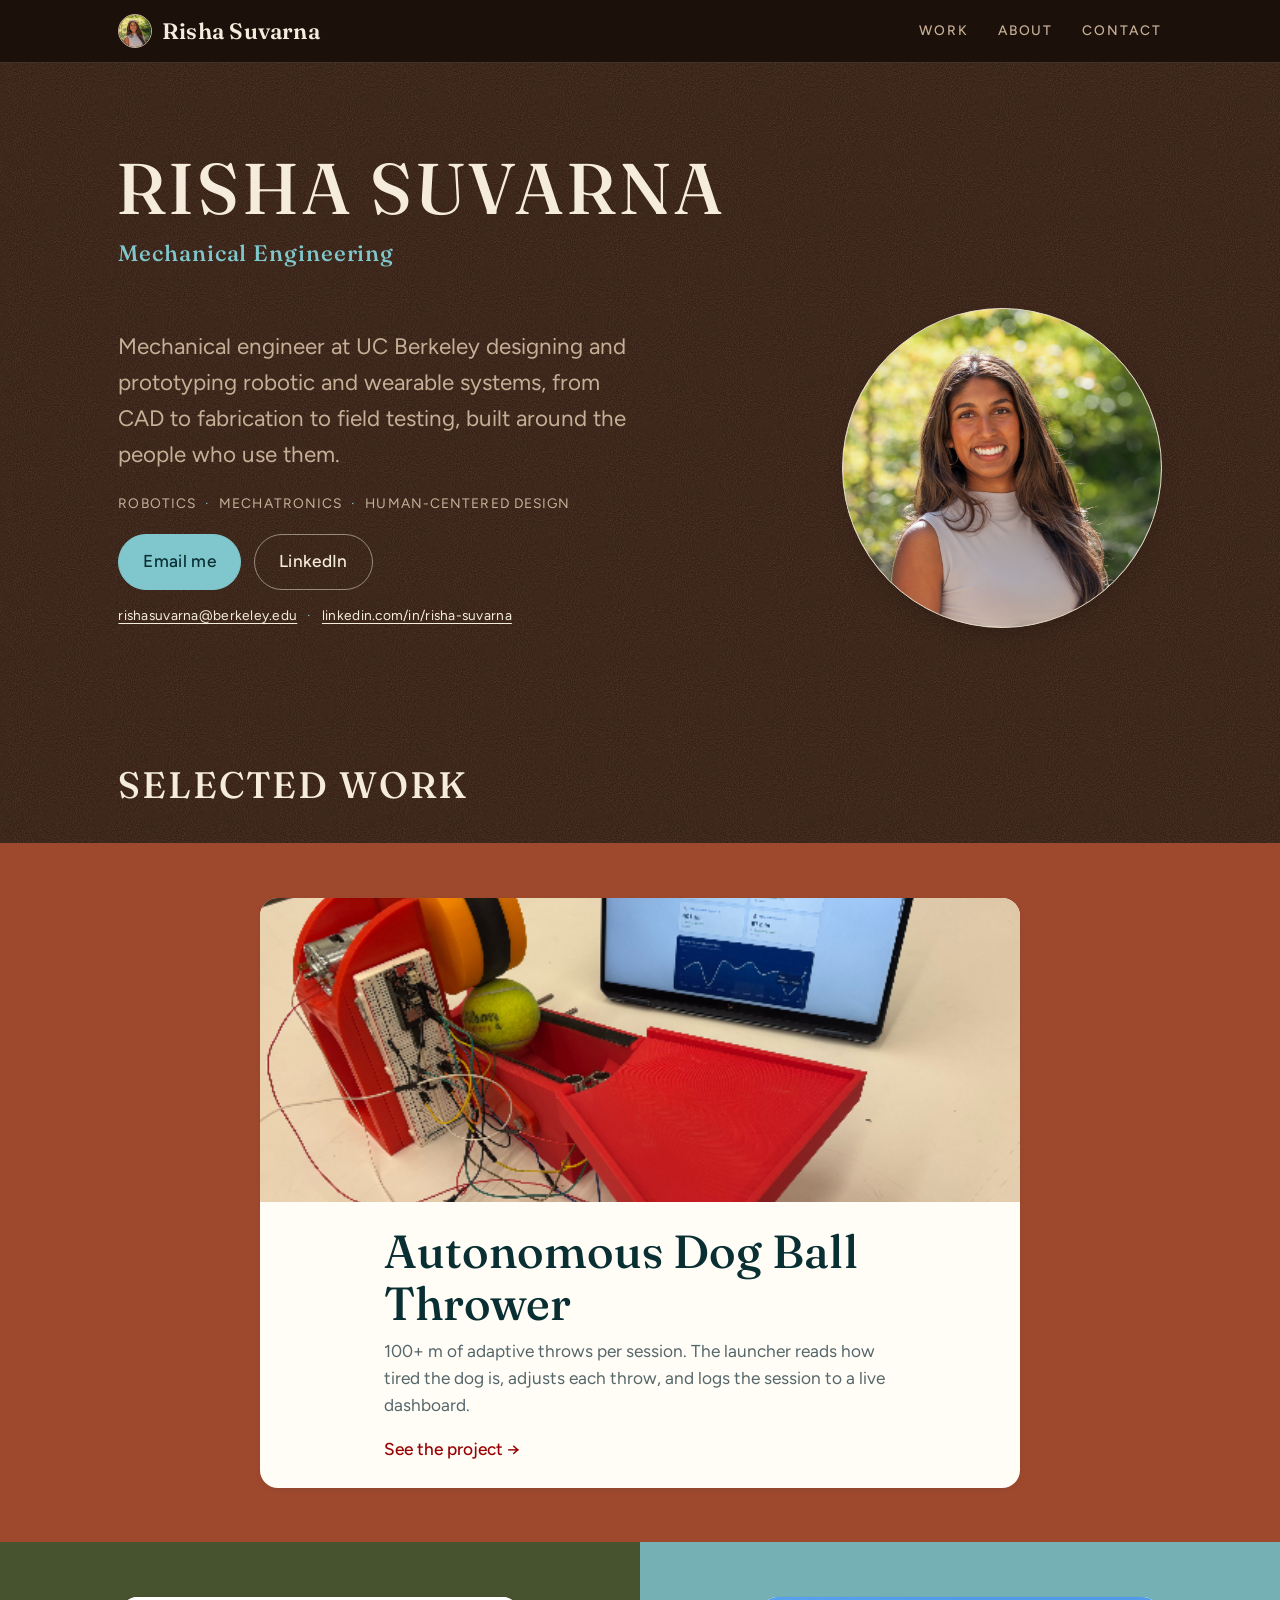
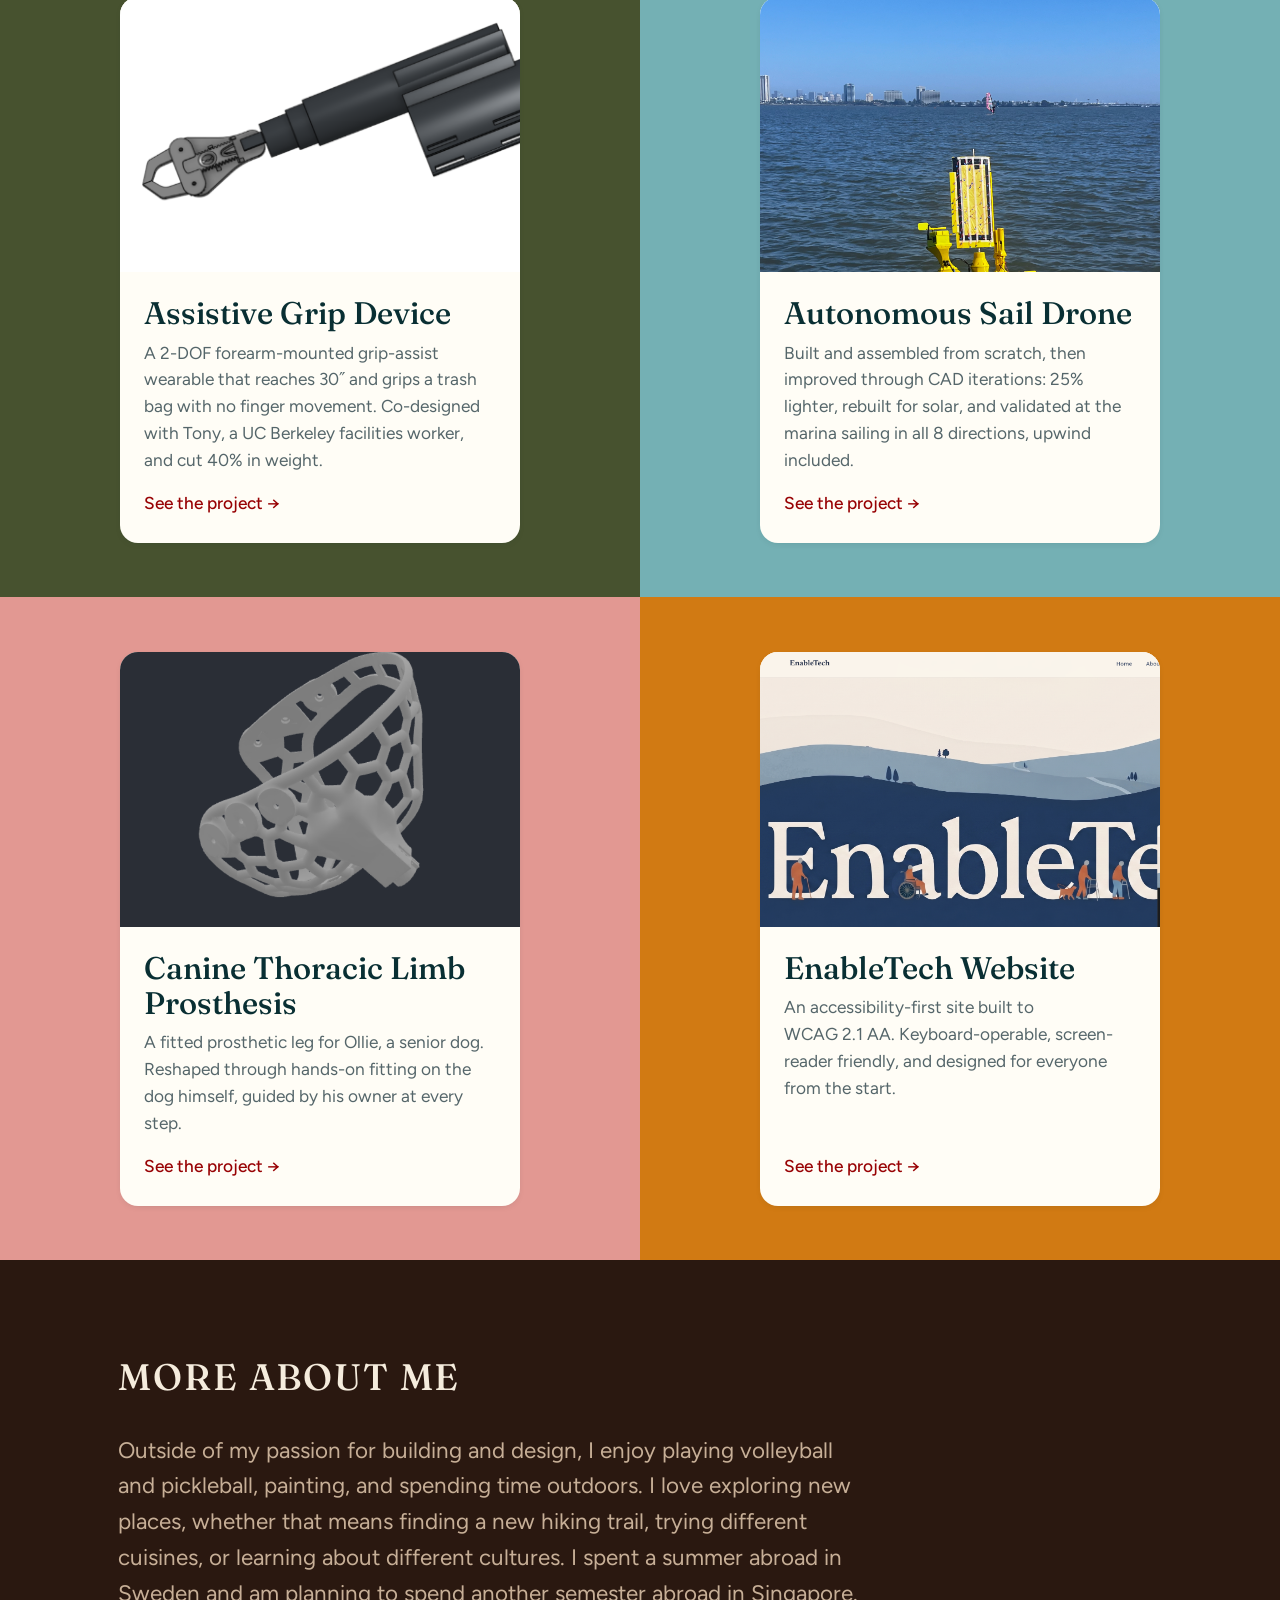
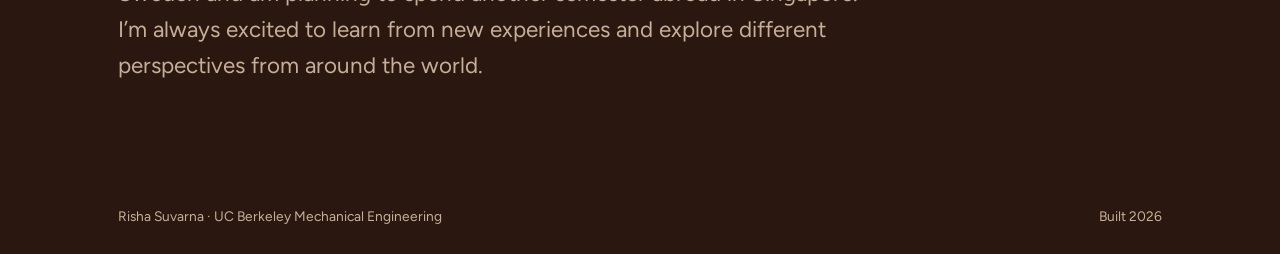
<file: index.html>
<!DOCTYPE html>
<html lang="en" class="theme-dark">
<head>
<meta charset="UTF-8">
<meta name="viewport" content="width=device-width, initial-scale=1">
<title>Risha Suvarna · Personal Portfolio</title>
<meta name="description" content="Personal portfolio of Risha Suvarna, a Mechanical Engineering student at UC Berkeley working in robotics, wearables, and human-centered design. Assistive devices, mechatronics, and field-tested hardware.">
<meta name="theme-color" content="#2A1810">
<link rel="icon" href="data:image/svg+xml,%3Csvg xmlns='http://www.w3.org/2000/svg' viewBox='0 0 32 32'%3E%3Crect width='32' height='32' rx='9' fill='%232A1810'/%3E%3Cpath d='M6 21c6 0 4-11 10-11s4 11 10 11' fill='none' stroke='%23EA8913' stroke-width='3' stroke-linecap='round'/%3E%3Ccircle cx='16' cy='10' r='2.4' fill='%23FDABA5'/%3E%3C/svg%3E">
<link rel="preconnect" href="https://fonts.googleapis.com">
<link rel="preconnect" href="https://fonts.gstatic.com" crossorigin>
<link href="https://fonts.googleapis.com/css2?family=Fraunces:ital,opsz,wght@0,9..144,400;0,9..144,500;0,9..144,600;1,9..144,400;1,9..144,500&family=Figtree:wght@400;500;600&display=swap" rel="stylesheet">
<link rel="stylesheet" href="styles.css">
</head>
<body>
<a class="skip" href="#work">Skip to the work</a>

<header class="topbar">
  <div class="wrap">
    <a class="brand" href="index.html"><img class="brand__avatar" src="headshot%20risha.jpeg" alt="" width="34" height="34"> Risha Suvarna</a>
    <nav class="nav" aria-label="Primary">
      <a href="#work">Work</a>
      <a href="#about">About</a>
      <a href="#contact">Contact</a>
    </nav>
  </div>
</header>

<main id="top">
  <section class="hero" aria-labelledby="hero-h">
    <div class="wrap">
      <h1 id="hero-h" class="hero__name">Risha Suvarna</h1>
      <p class="hero__degree">Mechanical Engineering</p>
      <div class="hero__row">
        <div class="hero__text">
          <p class="hero__lede">Mechanical engineer at UC&nbsp;Berkeley designing and prototyping robotic and wearable systems, from CAD to fabrication to field testing, built around the people who use them.</p>
        <ul class="hero__meta" aria-label="Skills">
          <li>Robotics</li>
          <li>Mechatronics</li>
          <li>Human-centered design</li>
        </ul>
        <div class="hero__contact" id="contact">
          <div class="contact__links">
            <a class="btn" href="mailto:rishasuvarna@berkeley.edu">Email me</a>
            <a class="btn btn--ghost" href="https://www.linkedin.com/in/risha-suvarna" target="_blank" rel="noopener">LinkedIn</a>
          </div>
          <p class="hero__contact-text">
            <a href="mailto:rishasuvarna@berkeley.edu">rishasuvarna@berkeley.edu</a>
            <span aria-hidden="true">&middot;</span>
            <a href="https://www.linkedin.com/in/risha-suvarna" target="_blank" rel="noopener">linkedin.com/in/risha-suvarna</a>
          </p>
        </div>
        </div>
        <figure class="hero__portrait">
          <img src="headshot%20risha.jpeg" alt="Risha Suvarna" width="320" height="320">
        </figure>
      </div>
    </div>
  </section>

  <section class="section section--work" id="work" aria-labelledby="work-h">
    <div class="wrap">
      <h2 id="work-h" class="section-title work-title" data-reveal>Selected work</h2>
    </div>

    <ul class="grid">
        <li class="featured-cell" data-accent="terracotta" data-reveal>
          <a class="card card--featured" href="ball-thrower.html">
            <span class="card__img">
              <img src="dog-ball-thrower1.png" alt="Red 3D-printed ball launcher prototype with exposed wiring, a tennis ball loaded, next to a laptop showing the session dashboard." loading="lazy">
            </span>
            <span class="card__body">
              <h3>Autonomous Dog Ball Thrower</h3>
              <span class="card__result">100+&nbsp;m of adaptive throws per session. The launcher reads how tired the dog is, adjusts each throw, and logs the session to a live dashboard.</span>
              <span class="card__more">See the project</span>
            </span>
          </a>
        </li>

        <li data-accent="moss" data-reveal>
          <a class="card" href="grip-gadget.html">
            <span class="card__img">
              <img src="newgrip2.png" alt="CAD render of the assistive grip device: a black telescoping arm with a gear-driven claw at one end and a forearm cuff at the other." style="object-position:12% center" loading="lazy">
            </span>
            <span class="card__body">
              <h3>Assistive Grip Device</h3>
              <span class="card__result">A 2-DOF forearm-mounted grip-assist wearable that reaches 30&Prime; and grips a trash bag with no finger movement. Co-designed with Tony, a UC&nbsp;Berkeley facilities worker, and cut 40% in weight.</span>
              <span class="card__more">See the project</span>
            </span>
          </a>
        </li>

        <li data-accent="skyblue" data-reveal>
          <a class="card" href="sail-drone.html">
            <span class="card__img">
              <img src="TAFLab%20Boat.jpeg" alt="A yellow prototype sail drone floating in San Francisco Bay, viewed from a dock, with the San Francisco skyline and a windsurfer in the background." loading="lazy" style="object-position:center 15%">
            </span>
            <span class="card__body">
              <h3>Autonomous Sail Drone</h3>
              <span class="card__result">Built and assembled from scratch, then improved through CAD iterations: 25% lighter, rebuilt for solar, and validated at the marina sailing in all 8 directions, upwind included.</span>
              <span class="card__more">See the project</span>
            </span>
          </a>
        </li>

        <li data-accent="blossom" data-reveal>
          <a class="card" href="canine-prosthesis.html">
            <span class="card__img">
              <img src="ntop2.png" alt="nTop render of a honeycomb lattice harness for a dog prosthetic, with round attachment pads and a leg mounting post." loading="lazy">
            </span>
            <span class="card__body">
              <h3>Canine Thoracic Limb Prosthesis</h3>
              <span class="card__result">A fitted prosthetic leg for Ollie, a senior dog. Reshaped through hands-on fitting on the dog himself, guided by his owner at every step.</span>
              <span class="card__more">See the project</span>
            </span>
          </a>
        </li>

        <li data-accent="sunshine" data-reveal>
          <a class="card" href="enabletech.html">
            <span class="card__img">
              <img src="Website%20Banner.png" alt="EnableTech site banner: an illustrated landscape with a large 'EnableTech' wordmark, featuring figures using a cane, wheelchair, and walker." loading="lazy" style="object-position:left">
            </span>
            <span class="card__body">
              <h3>EnableTech Website</h3>
              <span class="card__result">An accessibility-first site built to WCAG&nbsp;2.1&nbsp;AA. Keyboard-operable, screen-reader friendly, and designed for everyone from the start.</span>
              <span class="card__more">See the project</span>
            </span>
          </a>
        </li>
    </ul>
  </section>

  <section class="section" id="about" aria-labelledby="about-h">
    <div class="wrap">
      <h2 id="about-h" class="section-title" data-reveal>More about me</h2>
      <p class="about__text" data-reveal>Outside of my passion for building and design, I enjoy playing volleyball and pickleball, painting, and spending time outdoors. I love exploring new places, whether that means finding a new hiking trail, trying different cuisines, or learning about different cultures. I spent a summer abroad in Sweden and am planning to spend another semester abroad in Singapore. I&rsquo;m always excited to learn from new experiences and explore different perspectives from around the world.</p>
    </div>
  </section>
</main>

<footer class="foot">
  <div class="wrap">
    <span>Risha Suvarna &middot; UC Berkeley Mechanical Engineering</span>
    <span>Built 2026</span>
  </div>
</footer>

<script src="app.js"></script>
</body>
</html>
</file>
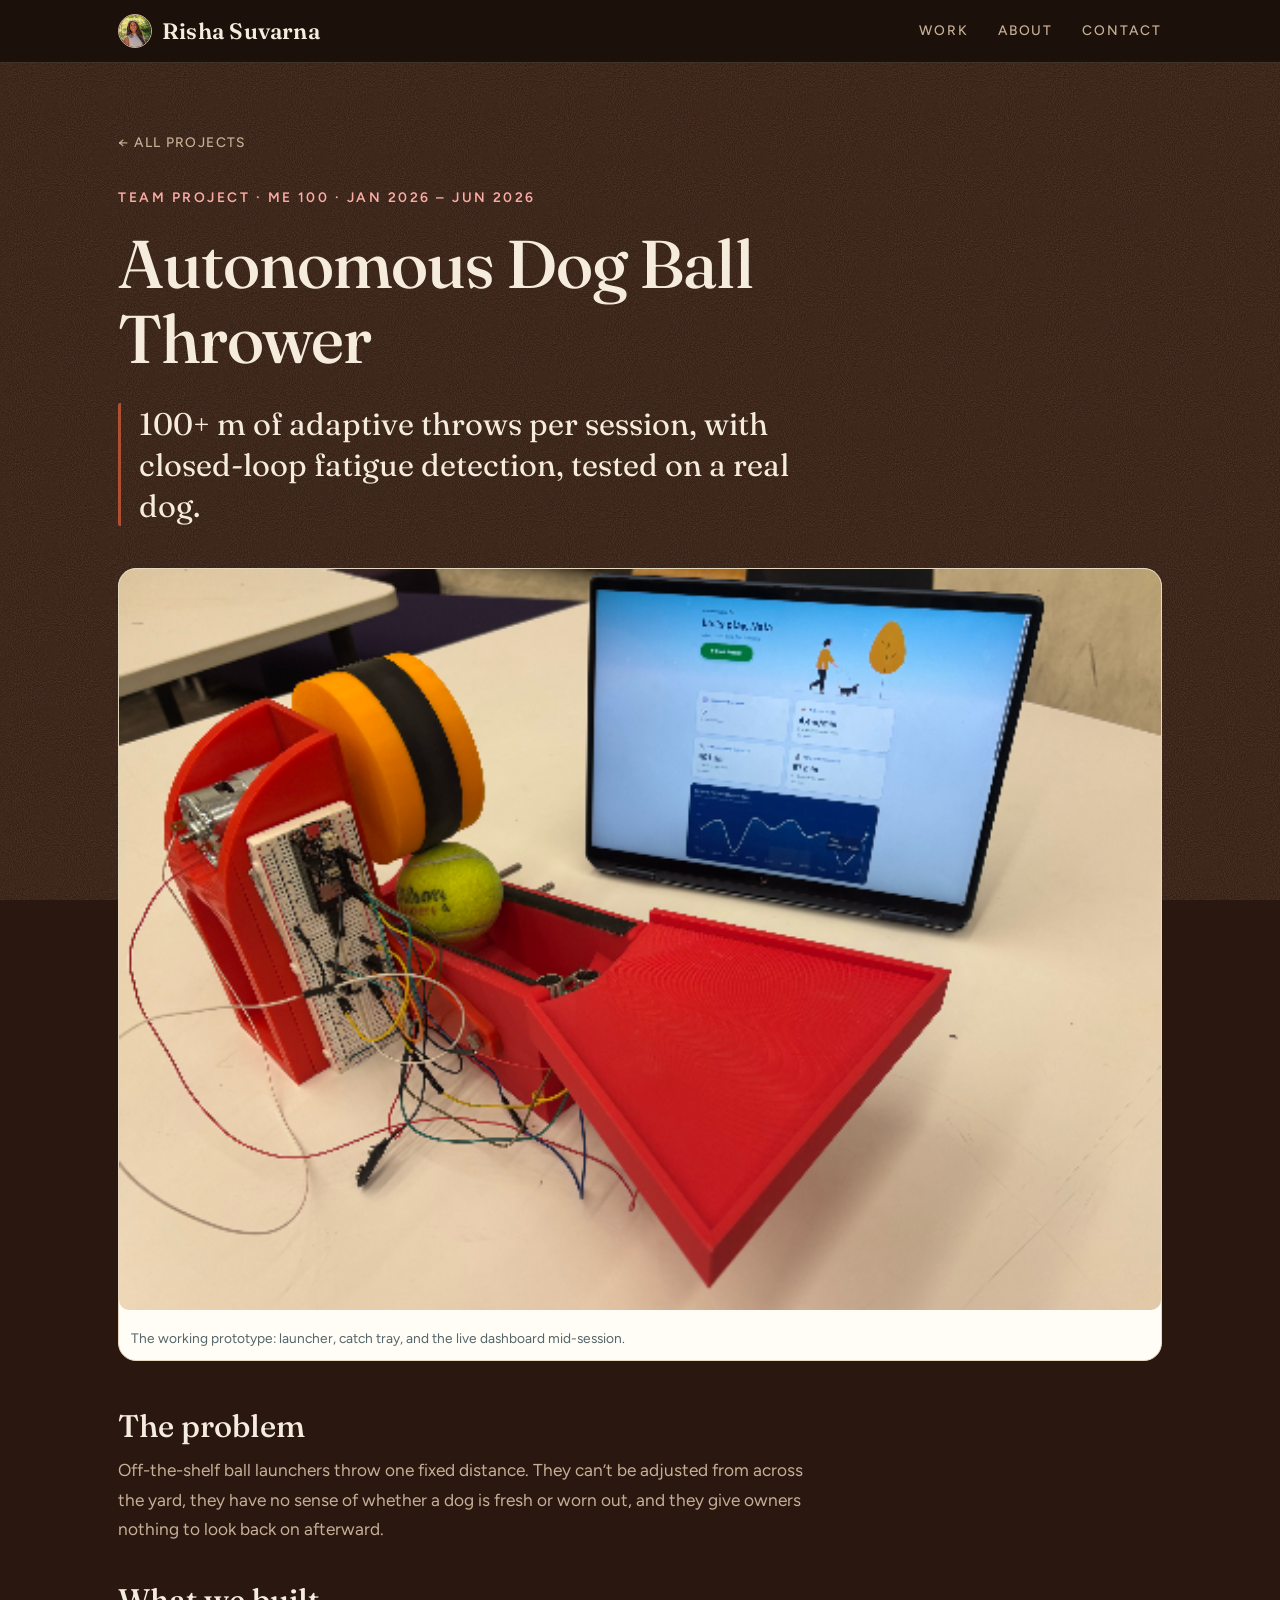
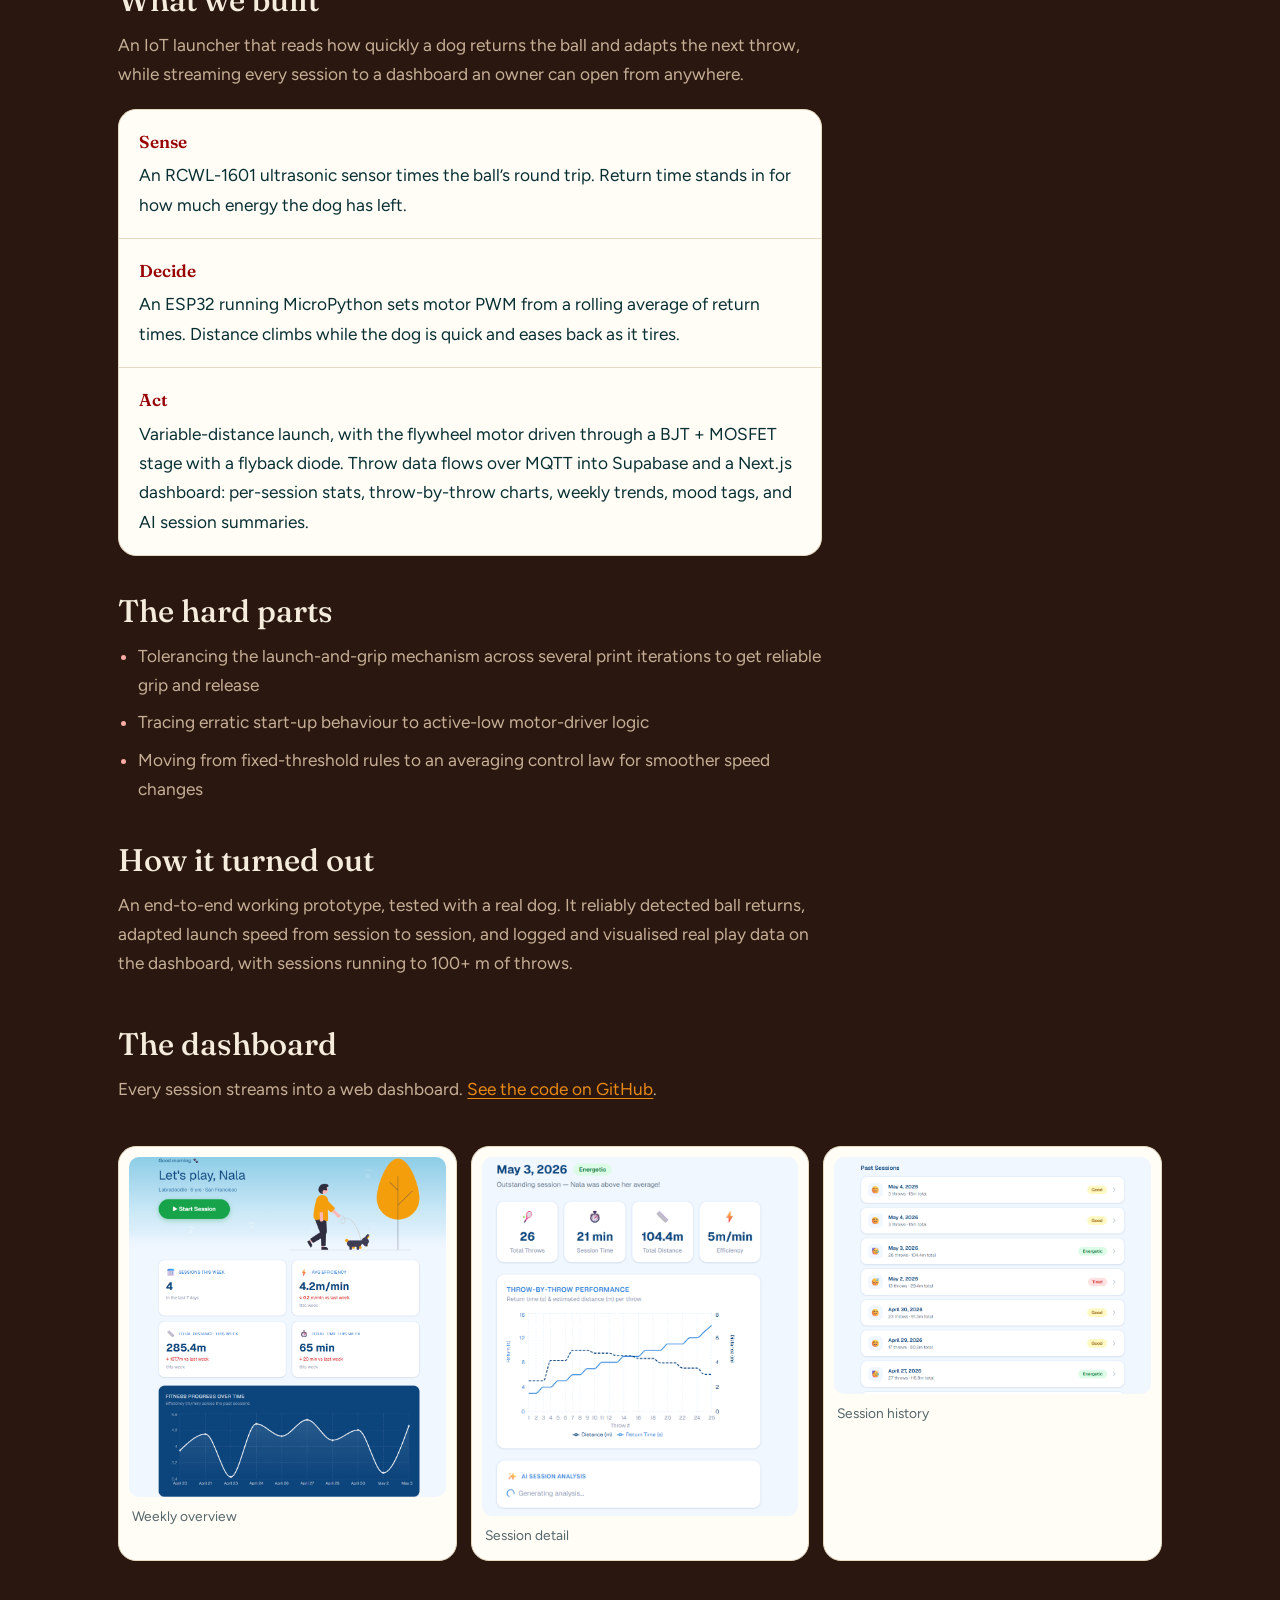
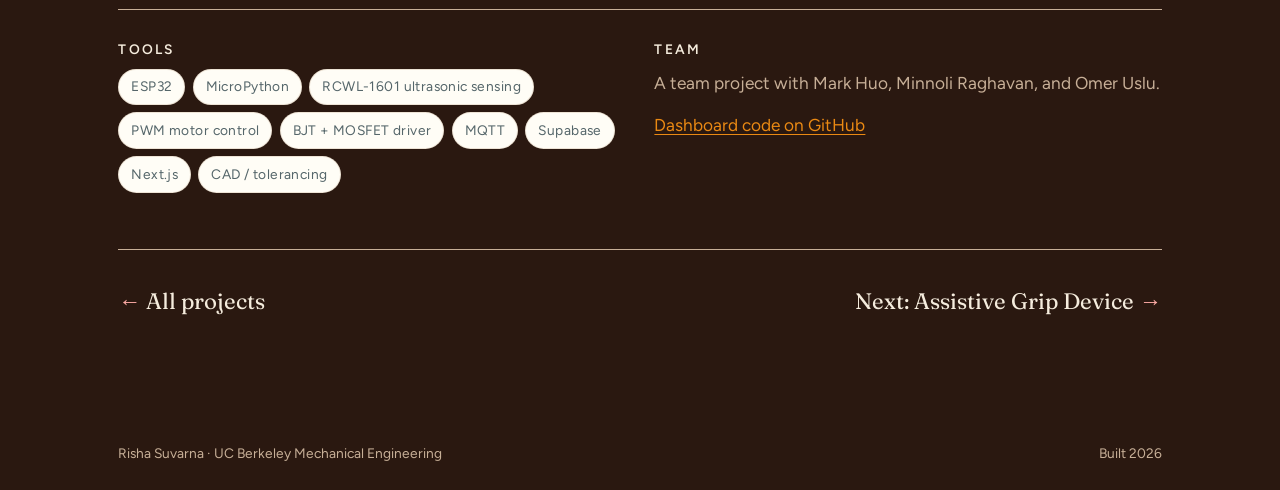
<file: ball-thrower.html>
<!DOCTYPE html>
<html lang="en" class="theme-dark">
<head>
<meta charset="UTF-8">
<meta name="viewport" content="width=device-width, initial-scale=1">
<title>Autonomous Dog Ball Thrower · Risha Suvarna</title>
<meta name="description" content="An IoT ball launcher that reads a dog's energy and adapts each throw, with a live analytics dashboard. Team project, ME 100, UC Berkeley.">
<meta name="theme-color" content="#2A1810">
<link rel="icon" href="data:image/svg+xml,%3Csvg xmlns='http://www.w3.org/2000/svg' viewBox='0 0 32 32'%3E%3Crect width='32' height='32' rx='9' fill='%232A1810'/%3E%3Cpath d='M6 21c6 0 4-11 10-11s4 11 10 11' fill='none' stroke='%23EA8913' stroke-width='3' stroke-linecap='round'/%3E%3Ccircle cx='16' cy='10' r='2.4' fill='%23FDABA5'/%3E%3C/svg%3E">
<link rel="preconnect" href="https://fonts.googleapis.com">
<link rel="preconnect" href="https://fonts.gstatic.com" crossorigin>
<link href="https://fonts.googleapis.com/css2?family=Fraunces:ital,opsz,wght@0,9..144,400;0,9..144,500;0,9..144,600;1,9..144,400;1,9..144,500&family=Figtree:wght@400;500;600&display=swap" rel="stylesheet">
<link rel="stylesheet" href="styles.css">
</head>
<body data-accent="terracotta">
<a class="skip" href="#main">Skip to content</a>

<header class="topbar">
  <div class="wrap">
    <a class="brand" href="index.html"><img class="brand__avatar" src="headshot%20risha.jpeg" alt="" width="34" height="34"> Risha Suvarna</a>
    <nav class="nav" aria-label="Primary">
      <a href="index.html#work">Work</a>
      <a href="index.html#about">About</a>
      <a href="index.html#contact">Contact</a>
    </nav>
  </div>
</header>

<main class="detail" id="main" aria-labelledby="d-title">
  <div class="wrap">
    <header class="detail__head">
    <a class="back" href="index.html#work">All projects</a>

    <p class="detail__eyebrow">Team project &middot; ME&nbsp;100 &middot; Jan 2026 &ndash; Jun 2026</p>
    <h1 class="detail__title" id="d-title">Autonomous Dog <span class="mark mark--tall">Ball Thrower</span></h1>
    <p class="detail__result">100+&nbsp;m of adaptive throws per session, with closed-loop fatigue detection, tested on a real dog.</p>
    </header>

    <div class="detail__media" data-reveal>
      <figure class="shot shot--bleed">
        <img src="dog-ball-thrower1.png" alt="The red 3D-printed launcher with exposed breadboard and wiring, a tennis ball in the chute and a hinged catch tray, beside a laptop running the dashboard." loading="lazy">
        <figcaption>The working prototype: launcher, catch tray, and the live dashboard mid-session.</figcaption>
      </figure>
    </div>

    <div class="prose" data-reveal>
      <h2>The problem</h2>
      <p>Off-the-shelf ball launchers throw one fixed distance. They can&rsquo;t be adjusted from across the yard, they have no sense of whether a dog is fresh or worn out, and they give owners nothing to look back on afterward.</p>

      <h2>What we built</h2>
      <p>An IoT launcher that reads how quickly a dog returns the ball and adapts the next throw, while streaming every session to a dashboard an owner can open from anywhere.</p>
      <dl class="lead-list">
        <div><dt>Sense</dt><dd>An RCWL-1601 ultrasonic sensor times the ball&rsquo;s round trip. Return time stands in for how much energy the dog has left.</dd></div>
        <div><dt>Decide</dt><dd>An ESP32 running MicroPython sets motor PWM from a rolling average of return times. Distance climbs while the dog is quick and eases back as it tires.</dd></div>
        <div><dt>Act</dt><dd>Variable-distance launch, with the flywheel motor driven through a BJT + MOSFET stage with a flyback diode. Throw data flows over MQTT into Supabase and a Next.js dashboard: per-session stats, throw-by-throw charts, weekly trends, mood tags, and AI session summaries.</dd></div>
      </dl>

      <h2>The hard parts</h2>
      <ul>
        <li>Tolerancing the launch-and-grip mechanism across several print iterations to get reliable grip and release</li>
        <li>Tracing erratic start-up behaviour to active-low motor-driver logic</li>
        <li>Moving from fixed-threshold rules to an averaging control law for smoother speed changes</li>
      </ul>

      <h2>How it turned out</h2>
      <p>An end-to-end working prototype, tested with a real dog. It reliably detected ball returns, adapted launch speed from session to session, and logged and visualised real play data on the dashboard, with sessions running to 100+&nbsp;m of throws.</p>
    </div>

    <div class="prose" data-reveal>
      <h2>The dashboard</h2>
      <p>Every session streams into a web dashboard. <a href="https://github.com/Risha2028/nala-dashboard" target="_blank" rel="noopener">See the code on GitHub</a>.</p>
    </div>

    <div class="detail__media" data-reveal>
      <div class="shot-row" style="margin-top:0">
      <figure class="shot">
        <img src="dog-ball-thrower-dashboard1.png" alt="Dashboard home screen with a greeting, weekly totals for sessions, efficiency, distance and time, and a fitness-over-time line chart." loading="lazy">
        <figcaption>Weekly overview</figcaption>
      </figure>
      <figure class="shot">
        <img src="dog-ball-thrower-%20dashboard2.png" alt="Dashboard session detail with tiles for total throws, session time, distance and efficiency, plus a throw-by-throw chart." loading="lazy">
        <figcaption>Session detail</figcaption>
      </figure>
      <figure class="shot">
        <img src="dog-ball-thrower-dashboard3.png" alt="Dashboard past-sessions list, each row showing date, throw count, total distance and a mood tag." loading="lazy">
        <figcaption>Session history</figcaption>
      </figure>
      </div>
    </div>

    <div class="detail__meta">
      <div>
        <h3>Tools</h3>
        <ul class="pills">
          <li class="pill">ESP32</li><li class="pill">MicroPython</li><li class="pill">RCWL-1601 ultrasonic sensing</li><li class="pill">PWM motor control</li><li class="pill">BJT + MOSFET driver</li><li class="pill">MQTT</li><li class="pill">Supabase</li><li class="pill">Next.js</li><li class="pill">CAD / tolerancing</li>
        </ul>
      </div>
      <div>
        <h3>Team</h3>
        <p>A team project with Mark Huo, Minnoli Raghavan, and Omer Uslu.</p>
        <p style="margin-top:.8rem"><a href="https://github.com/Risha2028/nala-dashboard" target="_blank" rel="noopener">Dashboard code on GitHub</a></p>
      </div>
    </div>

    <nav class="pagenav" aria-label="Projects">
      <a class="pagenav__prev" href="index.html#work">All projects</a>
      <a class="pagenav__next" href="grip-gadget.html">Next: <span class="mark" style="--accent:var(--blossom)">Assistive Grip Device</span></a>
    </nav>
  </div>
</main>

<footer class="foot">
  <div class="wrap">
    <span>Risha Suvarna &middot; UC Berkeley Mechanical Engineering</span>
    <span>Built 2026</span>
  </div>
</footer>

<script src="app.js"></script>
</body>
</html>
</file>
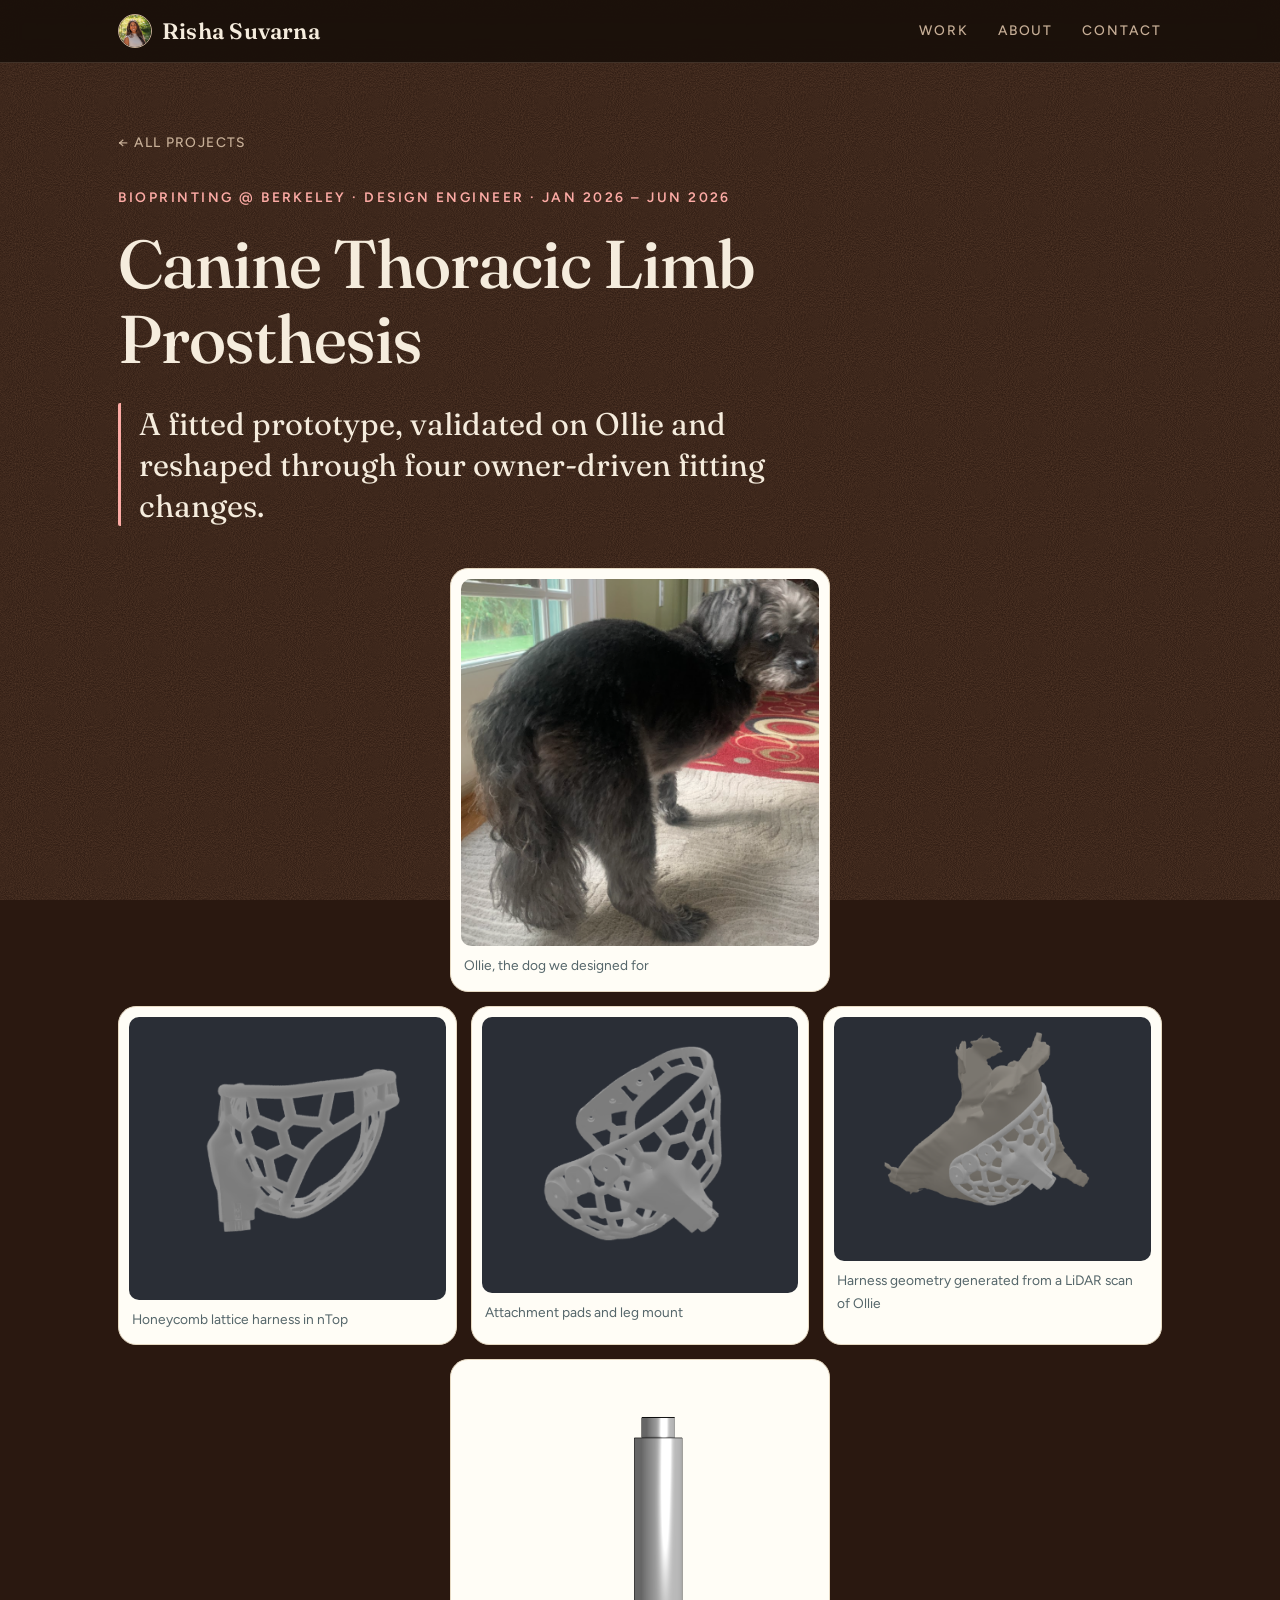
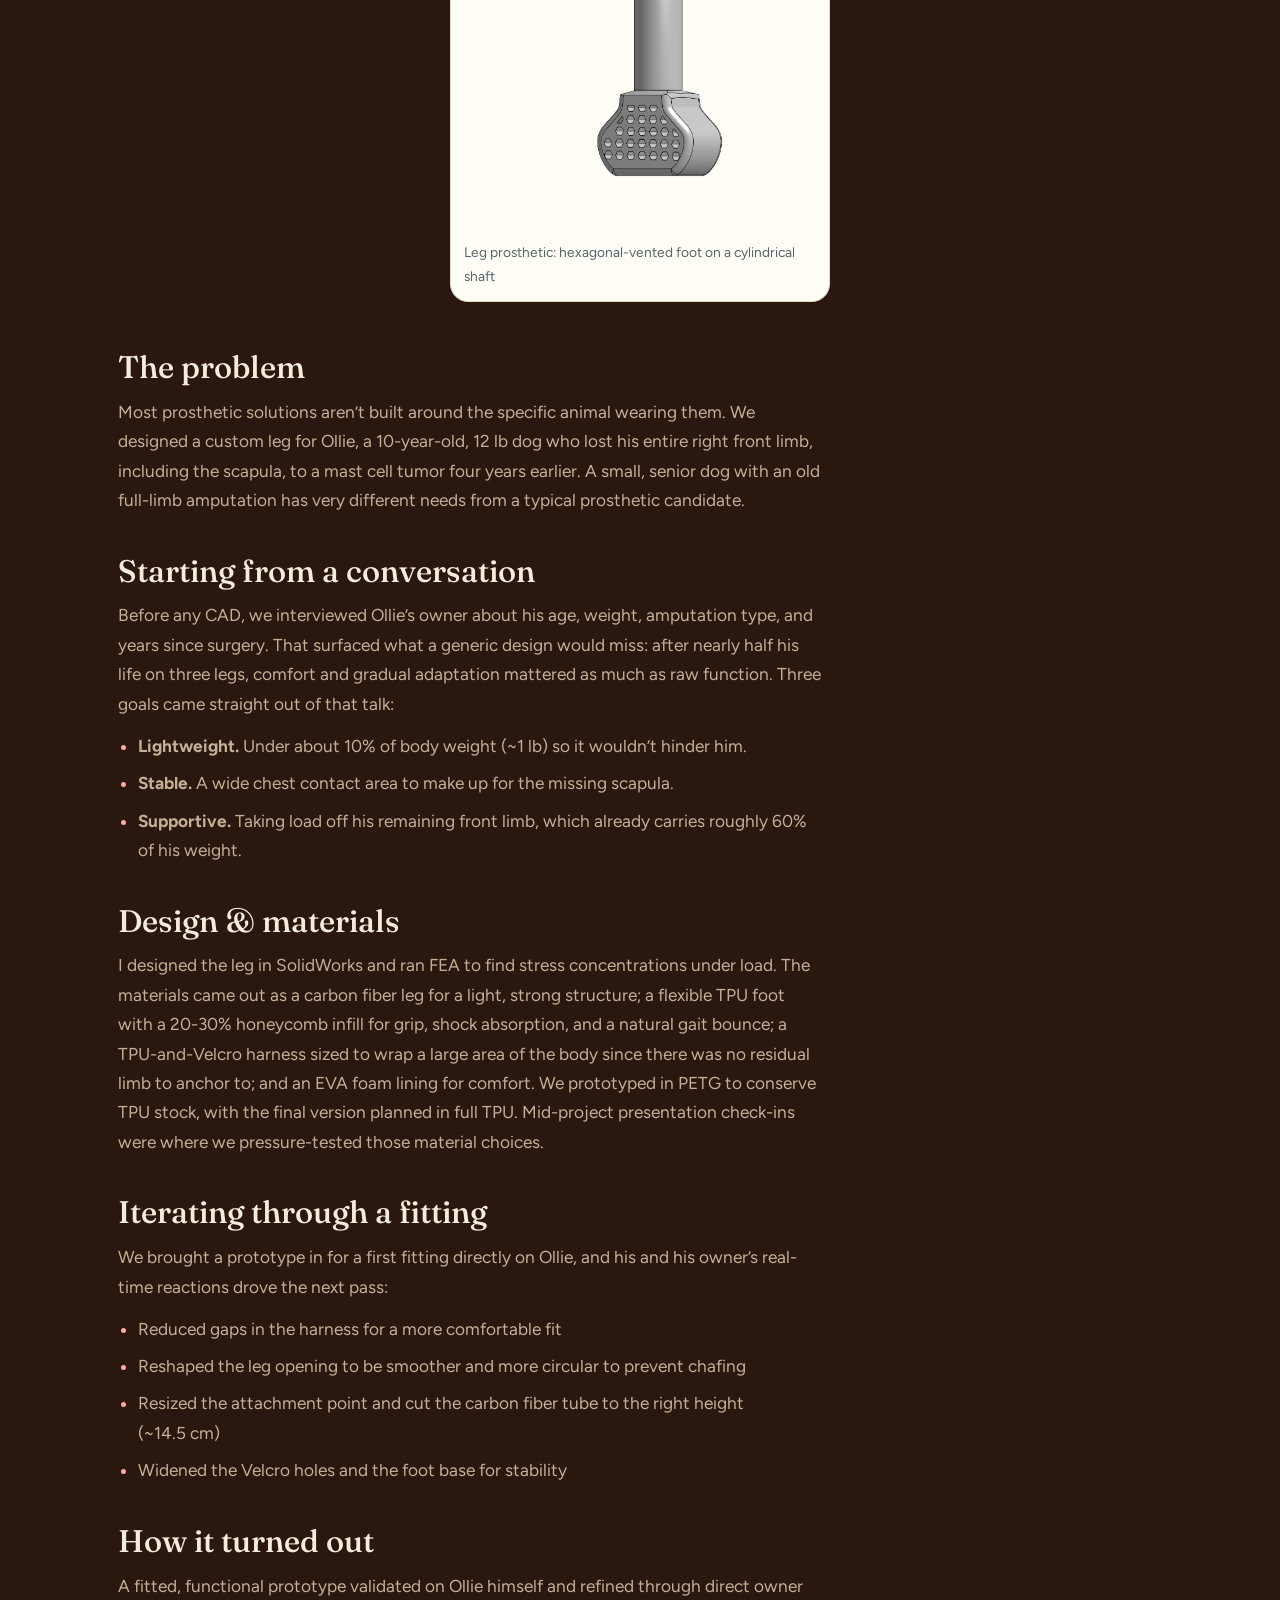
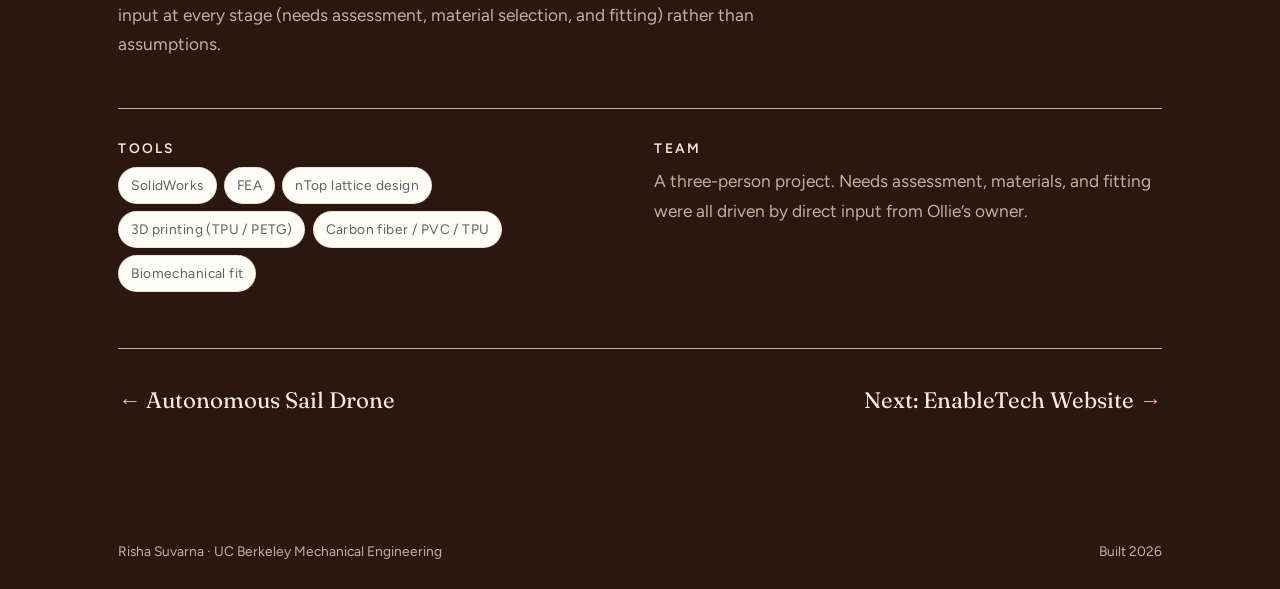
<file: canine-prosthesis.html>
<!DOCTYPE html>
<html lang="en" class="theme-dark">
<head>
<meta charset="UTF-8">
<meta name="viewport" content="width=device-width, initial-scale=1">
<title>Canine Thoracic Limb Prosthesis · Risha Suvarna</title>
<meta name="description" content="A custom 3D-printed prosthetic leg for a senior dog, designed around direct owner interviews and hands-on fitting. Three-person team project.">
<meta name="theme-color" content="#2A1810">
<link rel="icon" href="data:image/svg+xml,%3Csvg xmlns='http://www.w3.org/2000/svg' viewBox='0 0 32 32'%3E%3Crect width='32' height='32' rx='9' fill='%232A1810'/%3E%3Cpath d='M6 21c6 0 4-11 10-11s4 11 10 11' fill='none' stroke='%23EA8913' stroke-width='3' stroke-linecap='round'/%3E%3Ccircle cx='16' cy='10' r='2.4' fill='%23FDABA5'/%3E%3C/svg%3E">
<link rel="preconnect" href="https://fonts.googleapis.com">
<link rel="preconnect" href="https://fonts.gstatic.com" crossorigin>
<link href="https://fonts.googleapis.com/css2?family=Fraunces:ital,opsz,wght@0,9..144,400;0,9..144,500;0,9..144,600;1,9..144,400;1,9..144,500&family=Figtree:wght@400;500;600&display=swap" rel="stylesheet">
<link rel="stylesheet" href="styles.css">
</head>
<body data-accent="blossom">
<a class="skip" href="#main">Skip to content</a>

<header class="topbar">
  <div class="wrap">
    <a class="brand" href="index.html"><img class="brand__avatar" src="headshot%20risha.jpeg" alt="" width="34" height="34"> Risha Suvarna</a>
    <nav class="nav" aria-label="Primary">
      <a href="index.html#work">Work</a>
      <a href="index.html#about">About</a>
      <a href="index.html#contact">Contact</a>
    </nav>
  </div>
</header>

<main class="detail" id="main" aria-labelledby="d-title">
  <div class="wrap">
    <header class="detail__head">
    <a class="back" href="index.html#work">All projects</a>

    <p class="detail__eyebrow">BioPrinting @ Berkeley &middot; Design Engineer &middot; Jan 2026 &ndash; Jun 2026</p>
    <h1 class="detail__title" id="d-title">Canine Thoracic Limb <span class="mark mark--tall">Prosthesis</span></h1>
    <p class="detail__result">A fitted prototype, validated on Ollie and reshaped through four owner-driven fitting changes.</p>
    </header>

    <div class="detail__media" data-reveal>
      <figure class="shot" style="max-width:380px;justify-self:center;width:100%">
        <img src="ollie.png" alt="Ollie, a small gray and black senior dog with a shaggy coat, standing on a rug and looking back over his shoulder." loading="lazy">
        <figcaption>Ollie, the dog we designed for</figcaption>
      </figure>
      <div class="shot-row" style="margin-top:0">
        <figure class="shot">
          <img src="ntop1.png" alt="nTop render of a lattice harness: a curved honeycomb-pattern cuff with a small mounting post on one side." loading="lazy">
          <figcaption>Honeycomb lattice harness in nTop</figcaption>
        </figure>
        <figure class="shot">
          <img src="ntop2.png" alt="nTop render of the lattice harness from another angle, showing round attachment pads along one edge and the leg mounting post." loading="lazy">
          <figcaption>Attachment pads and leg mount</figcaption>
        </figure>
        <figure class="shot">
          <img src="ntop3.png" alt="nTop render of the lattice harness placed against a 3D scan of Ollie&rsquo;s body to check the fit." loading="lazy">
          <figcaption>Harness geometry generated from a LiDAR scan of Ollie</figcaption>
        </figure>
      </div>
      <figure class="shot" style="max-width:380px;justify-self:center;width:100%">
        <img src="legprosthetic.png" alt="CAD render of the leg prosthetic: a smooth cylindrical shaft rising from a rounded foot with a grid of hexagonal cutouts on its face." loading="lazy">
        <figcaption>Leg prosthetic: hexagonal-vented foot on a cylindrical shaft</figcaption>
      </figure>
    </div>

    <div class="prose" data-reveal>
      <h2>The problem</h2>
      <p>Most prosthetic solutions aren&rsquo;t built around the specific animal wearing them. We designed a custom leg for Ollie, a 10-year-old, 12&nbsp;lb dog who lost his entire right front limb, including the scapula, to a mast cell tumor four years earlier. A small, senior dog with an old full-limb amputation has very different needs from a typical prosthetic candidate.</p>

      <h2>Starting from a conversation</h2>
      <p>Before any CAD, we interviewed Ollie&rsquo;s owner about his age, weight, amputation type, and years since surgery. That surfaced what a generic design would miss: after nearly half his life on three legs, comfort and gradual adaptation mattered as much as raw function. Three goals came straight out of that talk:</p>
      <ul>
        <li><strong>Lightweight.</strong> Under about 10% of body weight (~1&nbsp;lb) so it wouldn&rsquo;t hinder him.</li>
        <li><strong>Stable.</strong> A wide chest contact area to make up for the missing scapula.</li>
        <li><strong>Supportive.</strong> Taking load off his remaining front limb, which already carries roughly 60% of his weight.</li>
      </ul>

      <h2>Design &amp; materials</h2>
      <p>I designed the leg in SolidWorks and ran FEA to find stress concentrations under load. The materials came out as a carbon fiber leg for a light, strong structure; a flexible TPU foot with a 20-30% honeycomb infill for grip, shock absorption, and a natural gait bounce; a TPU-and-Velcro harness sized to wrap a large area of the body since there was no residual limb to anchor to; and an EVA foam lining for comfort. We prototyped in PETG to conserve TPU stock, with the final version planned in full TPU. Mid-project presentation check-ins were where we pressure-tested those material choices.</p>

      <h2>Iterating through a fitting</h2>
      <p>We brought a prototype in for a first fitting directly on Ollie, and his and his owner&rsquo;s real-time reactions drove the next pass:</p>
      <ul>
        <li>Reduced gaps in the harness for a more comfortable fit</li>
        <li>Reshaped the leg opening to be smoother and more circular to prevent chafing</li>
        <li>Resized the attachment point and cut the carbon fiber tube to the right height (~14.5&nbsp;cm)</li>
        <li>Widened the Velcro holes and the foot base for stability</li>
      </ul>

      <h2>How it turned out</h2>
      <p>A fitted, functional prototype validated on Ollie himself and refined through direct owner input at every stage (needs assessment, material selection, and fitting) rather than assumptions.</p>
    </div>

    <div class="detail__meta">
      <div>
        <h3>Tools</h3>
        <ul class="pills">
          <li class="pill">SolidWorks</li><li class="pill">FEA</li><li class="pill">nTop lattice design</li><li class="pill">3D printing (TPU / PETG)</li><li class="pill">Carbon fiber / PVC / TPU</li><li class="pill">Biomechanical fit</li>
        </ul>
      </div>
      <div>
        <h3>Team</h3>
        <p>A three-person project. Needs assessment, materials, and fitting were all driven by direct input from Ollie&rsquo;s owner.</p>
      </div>
    </div>

    <nav class="pagenav" aria-label="Projects">
      <a class="pagenav__prev" href="sail-drone.html">Autonomous Sail Drone</a>
      <a class="pagenav__next" href="enabletech.html">Next: <span class="mark" style="--accent:var(--blossom)">EnableTech Website</span></a>
    </nav>
  </div>
</main>

<footer class="foot">
  <div class="wrap">
    <span>Risha Suvarna &middot; UC Berkeley Mechanical Engineering</span>
    <span>Built 2026</span>
  </div>
</footer>

<script src="app.js"></script>
</body>
</html>
</file>
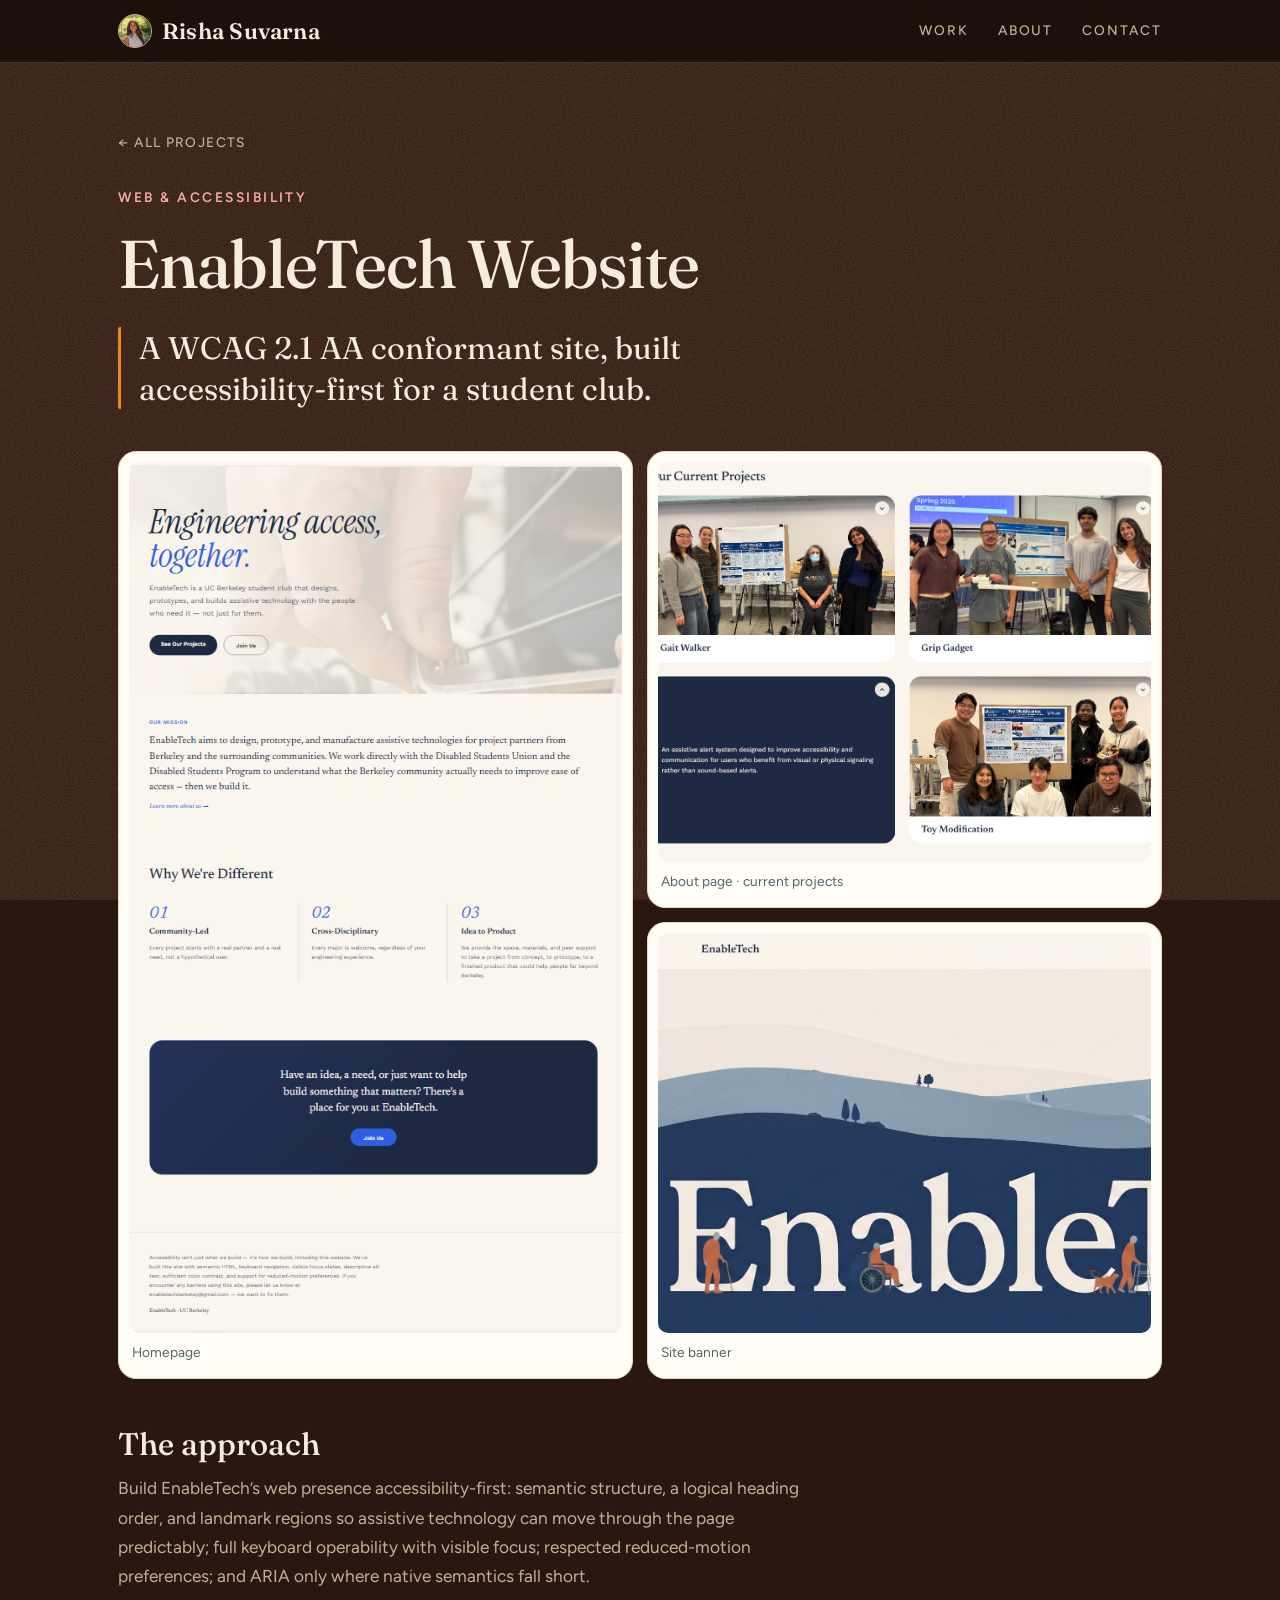
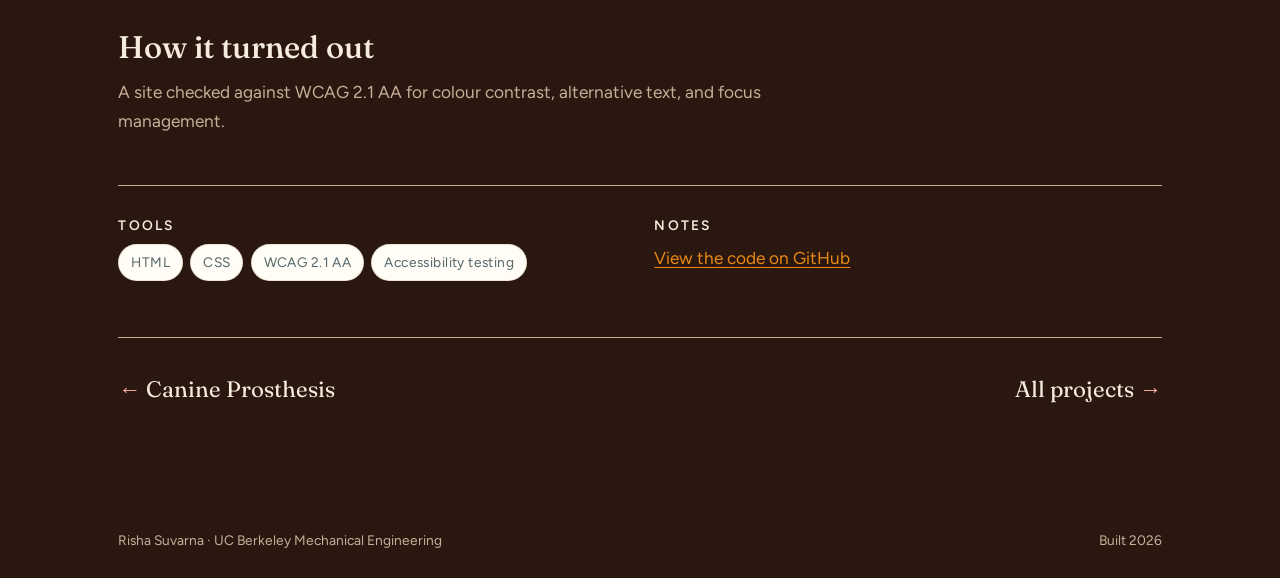
<file: enabletech.html>
<!DOCTYPE html>
<html lang="en" class="theme-dark">
<head>
<meta charset="UTF-8">
<meta name="viewport" content="width=device-width, initial-scale=1">
<title>EnableTech Website · Risha Suvarna</title>
<meta name="description" content="An accessibility-first website build, designed and tested to WCAG 2.1 AA.">
<meta name="theme-color" content="#2A1810">
<link rel="icon" href="data:image/svg+xml,%3Csvg xmlns='http://www.w3.org/2000/svg' viewBox='0 0 32 32'%3E%3Crect width='32' height='32' rx='9' fill='%232A1810'/%3E%3Cpath d='M6 21c6 0 4-11 10-11s4 11 10 11' fill='none' stroke='%23EA8913' stroke-width='3' stroke-linecap='round'/%3E%3Ccircle cx='16' cy='10' r='2.4' fill='%23FDABA5'/%3E%3C/svg%3E">
<link rel="preconnect" href="https://fonts.googleapis.com">
<link rel="preconnect" href="https://fonts.gstatic.com" crossorigin>
<link href="https://fonts.googleapis.com/css2?family=Fraunces:ital,opsz,wght@0,9..144,400;0,9..144,500;0,9..144,600;1,9..144,400;1,9..144,500&family=Figtree:wght@400;500;600&display=swap" rel="stylesheet">
<link rel="stylesheet" href="styles.css">
</head>
<body data-accent="sunshine">
<a class="skip" href="#main">Skip to content</a>

<header class="topbar">
  <div class="wrap">
    <a class="brand" href="index.html"><img class="brand__avatar" src="headshot%20risha.jpeg" alt="" width="34" height="34"> Risha Suvarna</a>
    <nav class="nav" aria-label="Primary">
      <a href="index.html#work">Work</a>
      <a href="index.html#about">About</a>
      <a href="index.html#contact">Contact</a>
    </nav>
  </div>
</header>

<main class="detail" id="main" aria-labelledby="d-title">
  <div class="wrap">
    <header class="detail__head">
    <a class="back" href="index.html#work">All projects</a>

    <p class="detail__eyebrow">Web &amp; accessibility</p>
    <h1 class="detail__title" id="d-title">EnableTech <span class="mark mark--tall">Website</span></h1>
    <p class="detail__result">A WCAG 2.1 AA conformant site, built accessibility-first for a student club.</p>
    </header>

<div class="detail__media" data-reveal>
      <div class="shot-split">
        <figure class="shot">
          <img src="Website%20Screenshot.png" alt="EnableTech homepage: a hero section reading 'Engineering access, together' over a photo of hands working on a wheelchair wheel, with See Our Projects and Join Us buttons, followed by a mission statement and a three-point Why We're Different section." loading="lazy">
          <figcaption>Homepage</figcaption>
        </figure>
        <div class="shot-stack">
          <figure class="shot">
            <img src="Website%20About%20Page.png" alt="EnableTech's Our Current Projects section, showing team photos and cards for Gait Walker, Grip Gadget, an assistive alert system, and Toy Modification." loading="lazy">
            <figcaption>About page &middot; current projects</figcaption>
          </figure>
          <figure class="shot">
            <img src="Website%20Banner.png" alt="EnableTech site banner: an illustrated landscape with a large 'EnableTech' wordmark, featuring figures using a cane, wheelchair, and walker, above a navigation bar." loading="lazy" style="object-position:left">
            <figcaption>Site banner</figcaption>
          </figure>
        </div>
      </div>
    </div>

    <div class="prose" data-reveal>
      <h2>The approach</h2>
      <p>Build EnableTech&rsquo;s web presence accessibility-first: semantic structure, a logical heading order, and landmark regions so assistive technology can move through the page predictably; full keyboard operability with visible focus; respected reduced-motion preferences; and ARIA only where native semantics fall short.</p>

      <h2>How it turned out</h2>
      <p>A site checked against WCAG 2.1 AA for colour contrast, alternative text, and focus management.</p>
    </div>

    <div class="detail__meta">
      <div>
        <h3>Tools</h3>
        <ul class="pills">
          <li class="pill">HTML</li><li class="pill">CSS</li><li class="pill">WCAG 2.1 AA</li><li class="pill">Accessibility testing</li>
        </ul>
      </div>
      <div>
        <h3>Notes</h3>
        <p><a href="https://github.com/Risha2028/enabletech-website" target="_blank" rel="noopener">View the code on GitHub</a></p>
      </div>
    </div>

    <nav class="pagenav" aria-label="Projects">
      <a class="pagenav__prev" href="canine-prosthesis.html">Canine Prosthesis</a>
      <a class="pagenav__next" href="index.html#work">All projects</a>
    </nav>
  </div>
</main>

<footer class="foot">
  <div class="wrap">
    <span>Risha Suvarna &middot; UC Berkeley Mechanical Engineering</span>
    <span>Built 2026</span>
  </div>
</footer>

<script src="app.js"></script>
</body>
</html>
</file>
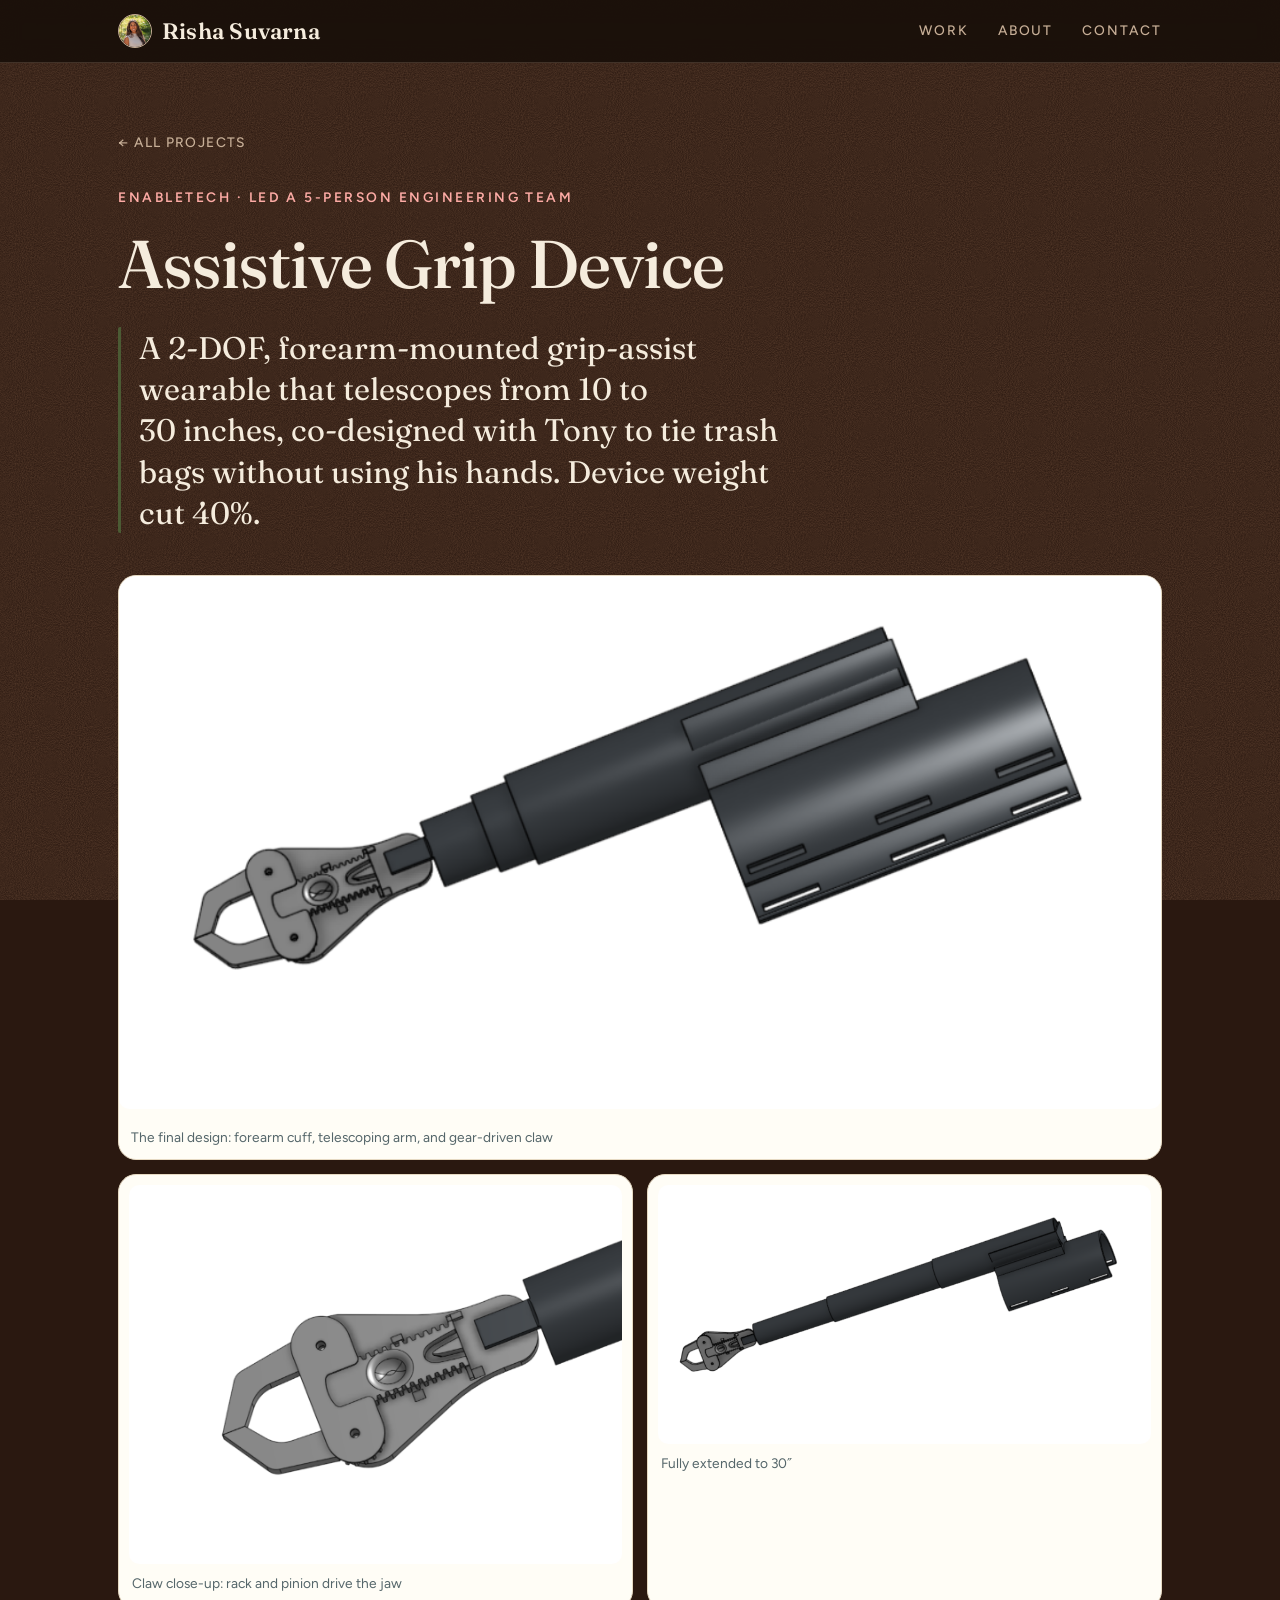
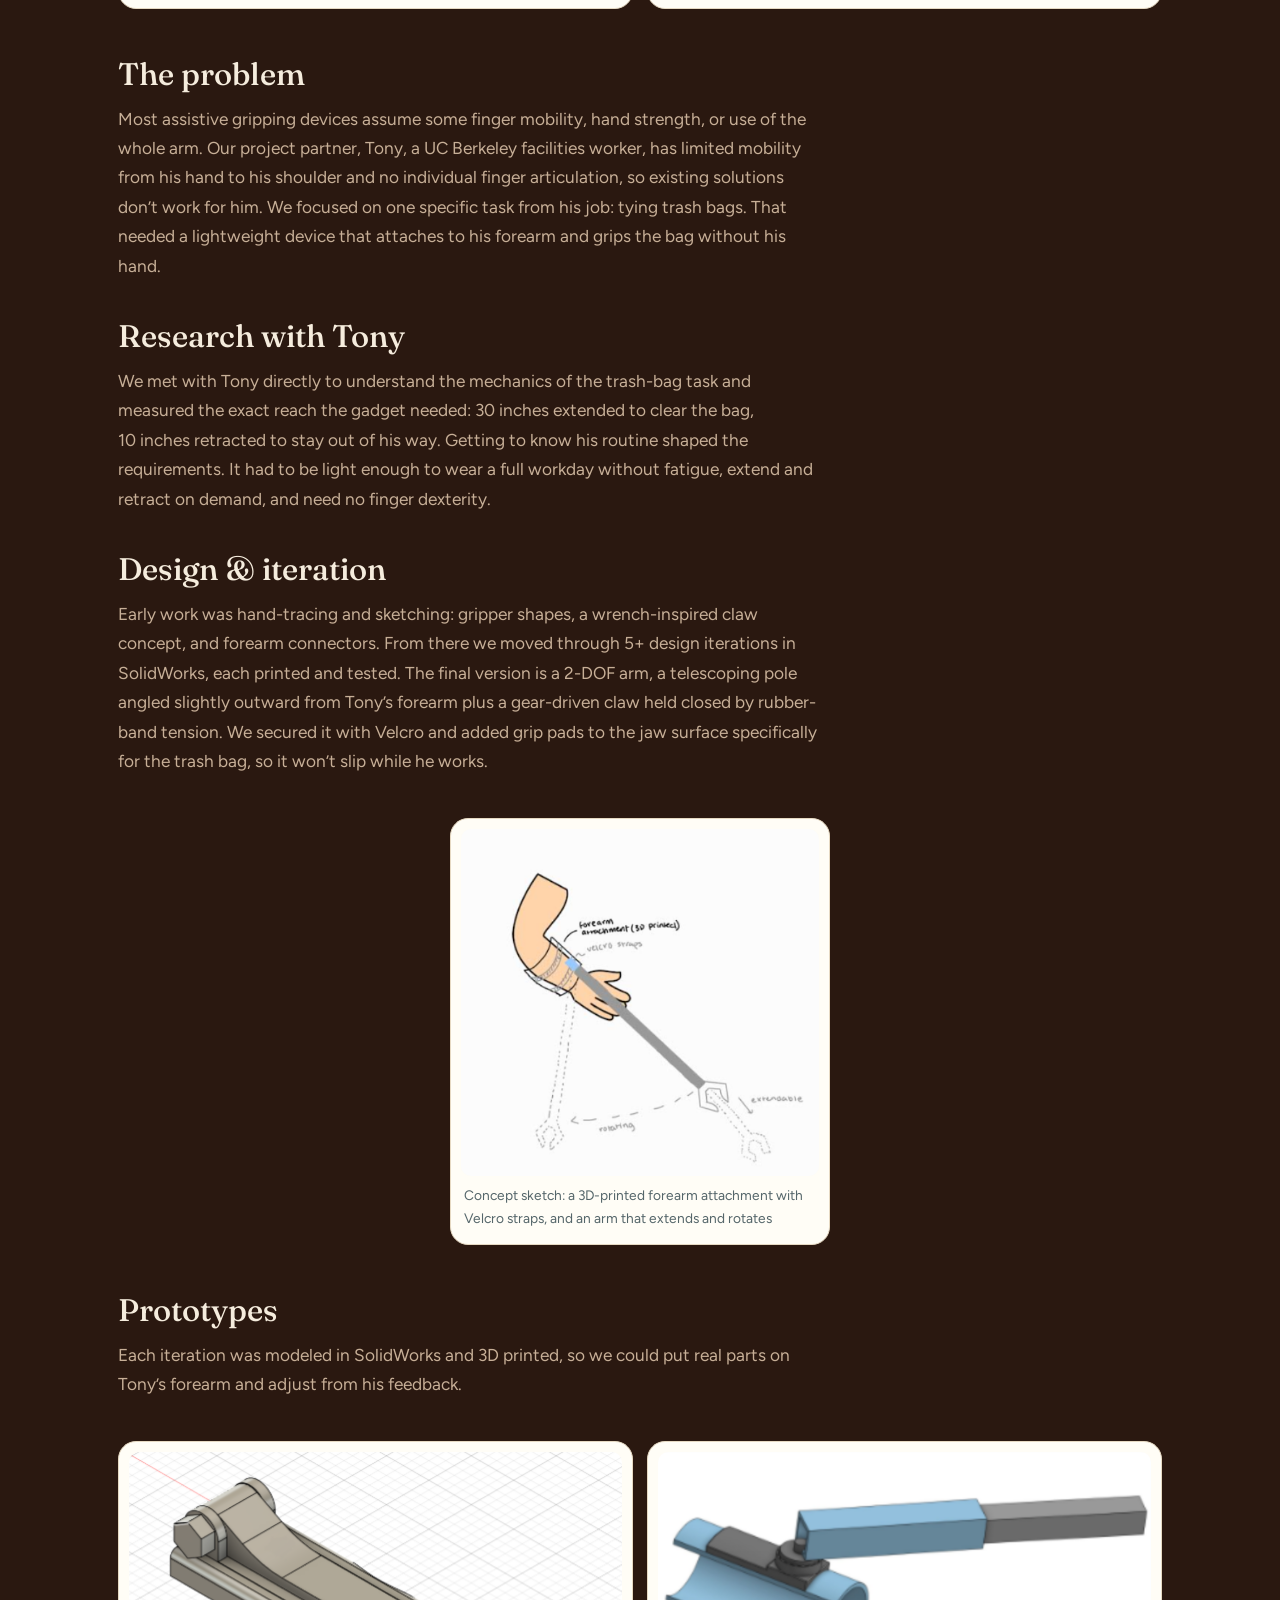
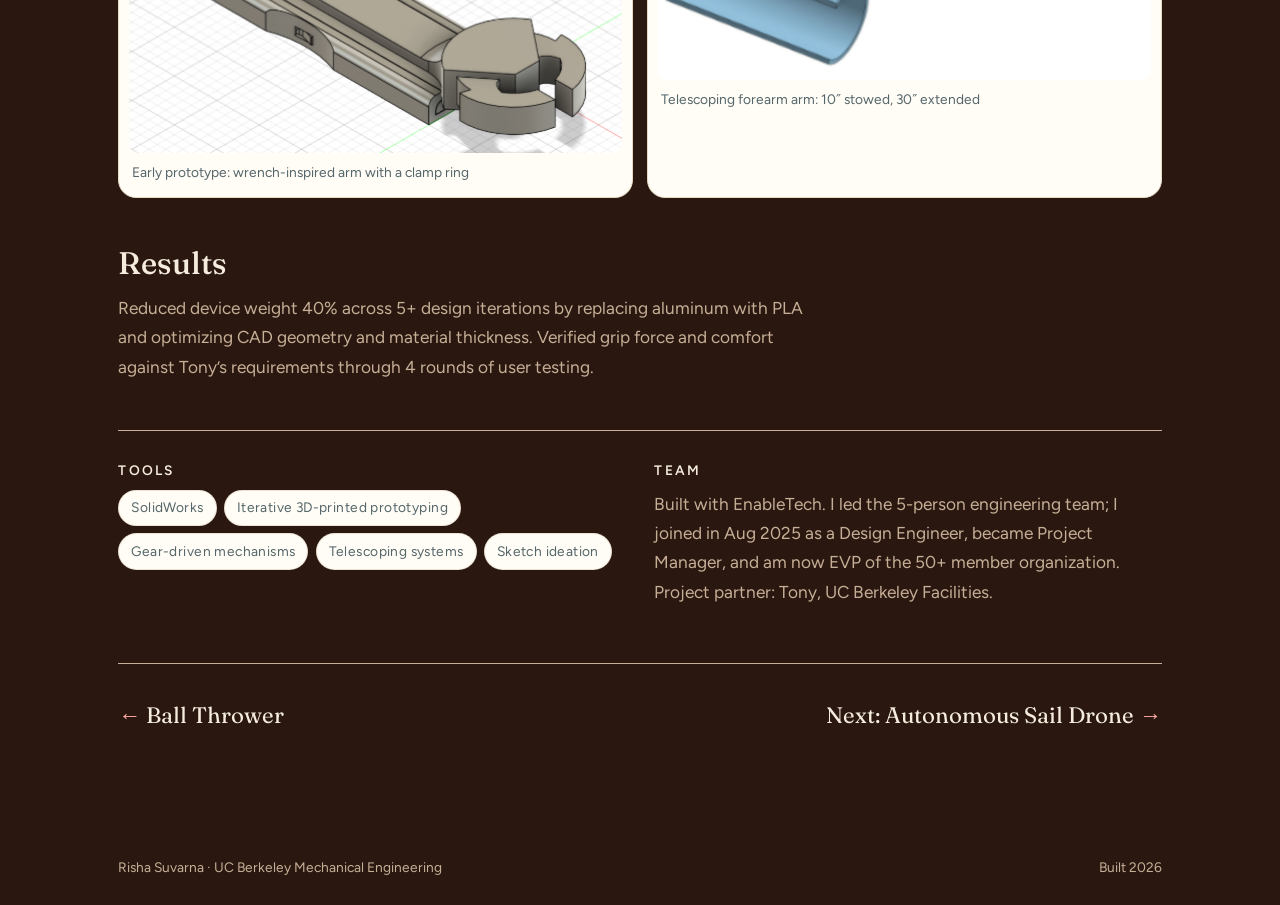
<file: grip-gadget.html>
<!DOCTYPE html>
<html lang="en" class="theme-dark">
<head>
<meta charset="UTF-8">
<meta name="viewport" content="width=device-width, initial-scale=1">
<title>Assistive Grip Device · Risha Suvarna</title>
<meta name="description" content="A forearm-mounted, gear-driven gripping device co-designed with a UC Berkeley facilities worker with limited arm mobility. Built with EnableTech.">
<meta name="theme-color" content="#2A1810">
<link rel="icon" href="data:image/svg+xml,%3Csvg xmlns='http://www.w3.org/2000/svg' viewBox='0 0 32 32'%3E%3Crect width='32' height='32' rx='9' fill='%232A1810'/%3E%3Cpath d='M6 21c6 0 4-11 10-11s4 11 10 11' fill='none' stroke='%23EA8913' stroke-width='3' stroke-linecap='round'/%3E%3Ccircle cx='16' cy='10' r='2.4' fill='%23FDABA5'/%3E%3C/svg%3E">
<link rel="preconnect" href="https://fonts.googleapis.com">
<link rel="preconnect" href="https://fonts.gstatic.com" crossorigin>
<link href="https://fonts.googleapis.com/css2?family=Fraunces:ital,opsz,wght@0,9..144,400;0,9..144,500;0,9..144,600;1,9..144,400;1,9..144,500&family=Figtree:wght@400;500;600&display=swap" rel="stylesheet">
<link rel="stylesheet" href="styles.css">
</head>
<body data-accent="moss">
<a class="skip" href="#main">Skip to content</a>

<header class="topbar">
  <div class="wrap">
    <a class="brand" href="index.html"><img class="brand__avatar" src="headshot%20risha.jpeg" alt="" width="34" height="34"> Risha Suvarna</a>
    <nav class="nav" aria-label="Primary">
      <a href="index.html#work">Work</a>
      <a href="index.html#about">About</a>
      <a href="index.html#contact">Contact</a>
    </nav>
  </div>
</header>

<main class="detail" id="main" aria-labelledby="d-title">
  <div class="wrap">
    <header class="detail__head">
    <a class="back" href="index.html#work">All projects</a>

    <p class="detail__eyebrow">EnableTech &middot; Led a 5-person engineering team</p>
    <h1 class="detail__title" id="d-title">Assistive Grip <span class="mark mark--tall">Device</span></h1>
    <p class="detail__result">A 2-DOF, forearm-mounted grip-assist wearable that telescopes from 10 to 30&nbsp;inches, co-designed with Tony to tie trash bags without using his hands. Device weight cut 40%.</p>
    </header>

    <div class="detail__media" data-reveal>
      <figure class="shot shot--bleed">
        <img src="newgrip2.png" alt="CAD render of the final assistive grip device: a black telescoping arm ending in a gear-driven claw, mounted to a slotted forearm cuff." loading="lazy">
        <figcaption>The final design: forearm cuff, telescoping arm, and gear-driven claw</figcaption>
      </figure>
      <div class="shot-duo">
        <figure class="shot">
          <img src="newgrip1.png" alt="Close-up CAD render of the claw: a rack-and-pinion gear set opening and closing the jaw, attached to the end of the arm." loading="lazy">
          <figcaption>Claw close-up: rack and pinion drive the jaw</figcaption>
        </figure>
        <figure class="shot">
          <img src="newgrip3.png" alt="CAD render of the assistive grip device with the arm fully extended to 30 inches from the forearm cuff." loading="lazy">
          <figcaption>Fully extended to 30&Prime;</figcaption>
        </figure>
      </div>
    </div>

    <div class="prose" data-reveal>
      <h2>The problem</h2>
      <p>Most assistive gripping devices assume some finger mobility, hand strength, or use of the whole arm. Our project partner, Tony, a UC&nbsp;Berkeley facilities worker, has limited mobility from his hand to his shoulder and no individual finger articulation, so existing solutions don&rsquo;t work for him. We focused on one specific task from his job: tying trash bags. That needed a lightweight device that attaches to his forearm and grips the bag without his hand.</p>

      <h2>Research with Tony</h2>
      <p>We met with Tony directly to understand the mechanics of the trash-bag task and measured the exact reach the gadget needed: 30&nbsp;inches extended to clear the bag, 10&nbsp;inches retracted to stay out of his way. Getting to know his routine shaped the requirements. It had to be light enough to wear a full workday without fatigue, extend and retract on demand, and need no finger dexterity.</p>

      <h2>Design &amp; iteration</h2>
      <p>Early work was hand-tracing and sketching: gripper shapes, a wrench-inspired claw concept, and forearm connectors. From there we moved through 5+ design iterations in SolidWorks, each printed and tested. The final version is a 2-DOF arm, a telescoping pole angled slightly outward from Tony&rsquo;s forearm plus a gear-driven claw held closed by rubber-band tension. We secured it with Velcro and added grip pads to the jaw surface specifically for the trash bag, so it won&rsquo;t slip while he works.</p>
    </div>

    <div class="detail__media" data-reveal>
      <figure class="shot" style="max-width:380px;justify-self:center">
        <img src="gripsketch.png" alt="Hand-drawn concept sketch of a forearm with a 3D-printed forearm attachment and Velcro straps, holding a long arm that extends and rotates, with dotted outlines showing the motion." loading="lazy">
        <figcaption>Concept sketch: a 3D-printed forearm attachment with Velcro straps, and an arm that extends and rotates</figcaption>
      </figure>
    </div>

    <div class="prose" data-reveal>
      <h2>Prototypes</h2>
      <p>Each iteration was modeled in SolidWorks and 3D printed, so we could put real parts on Tony&rsquo;s forearm and adjust from his feedback.</p>
    </div>

    <div class="detail__media" data-reveal>
      <div class="shot-duo">
        <figure class="shot">
          <img src="gripprototype.png" alt="CAD model of an early prototype: a wrench-inspired arm with a hex nut at one end and a split clamp ring at the other." loading="lazy">
          <figcaption>Early prototype: wrench-inspired arm with a clamp ring</figcaption>
        </figure>
        <figure class="shot">
          <img src="grip-gadget2.png" alt="CAD render of a blue telescoping square arm on a pivot, clamped to a cylindrical forearm cuff and angled outward." loading="lazy">
          <figcaption>Telescoping forearm arm: 10&Prime; stowed, 30&Prime; extended</figcaption>
        </figure>
      </div>
    </div>

    <div class="prose" data-reveal>
      <h2>Results</h2>
      <p>Reduced device weight 40% across 5+ design iterations by replacing aluminum with PLA and optimizing CAD geometry and material thickness. Verified grip force and comfort against Tony&rsquo;s requirements through 4 rounds of user testing.</p>
    </div>

    <div class="detail__meta">
      <div>
        <h3>Tools</h3>
        <ul class="pills">
          <li class="pill">SolidWorks</li><li class="pill">Iterative 3D-printed prototyping</li><li class="pill">Gear-driven mechanisms</li><li class="pill">Telescoping systems</li><li class="pill">Sketch ideation</li>
        </ul>
      </div>
      <div>
        <h3>Team</h3>
        <p>Built with EnableTech. I led the 5-person engineering team; I joined in Aug 2025 as a Design Engineer, became Project Manager, and am now EVP of the 50+ member organization. Project partner: Tony, UC&nbsp;Berkeley Facilities.</p>
      </div>
    </div>

    <nav class="pagenav" aria-label="Projects">
      <a class="pagenav__prev" href="ball-thrower.html">Ball Thrower</a>
      <a class="pagenav__next" href="sail-drone.html">Next: <span class="mark" style="--accent:var(--blossom)">Autonomous Sail Drone</span></a>
    </nav>
  </div>
</main>

<footer class="foot">
  <div class="wrap">
    <span>Risha Suvarna &middot; UC Berkeley Mechanical Engineering</span>
    <span>Built 2026</span>
  </div>
</footer>

<script src="app.js"></script>
</body>
</html>
</file>
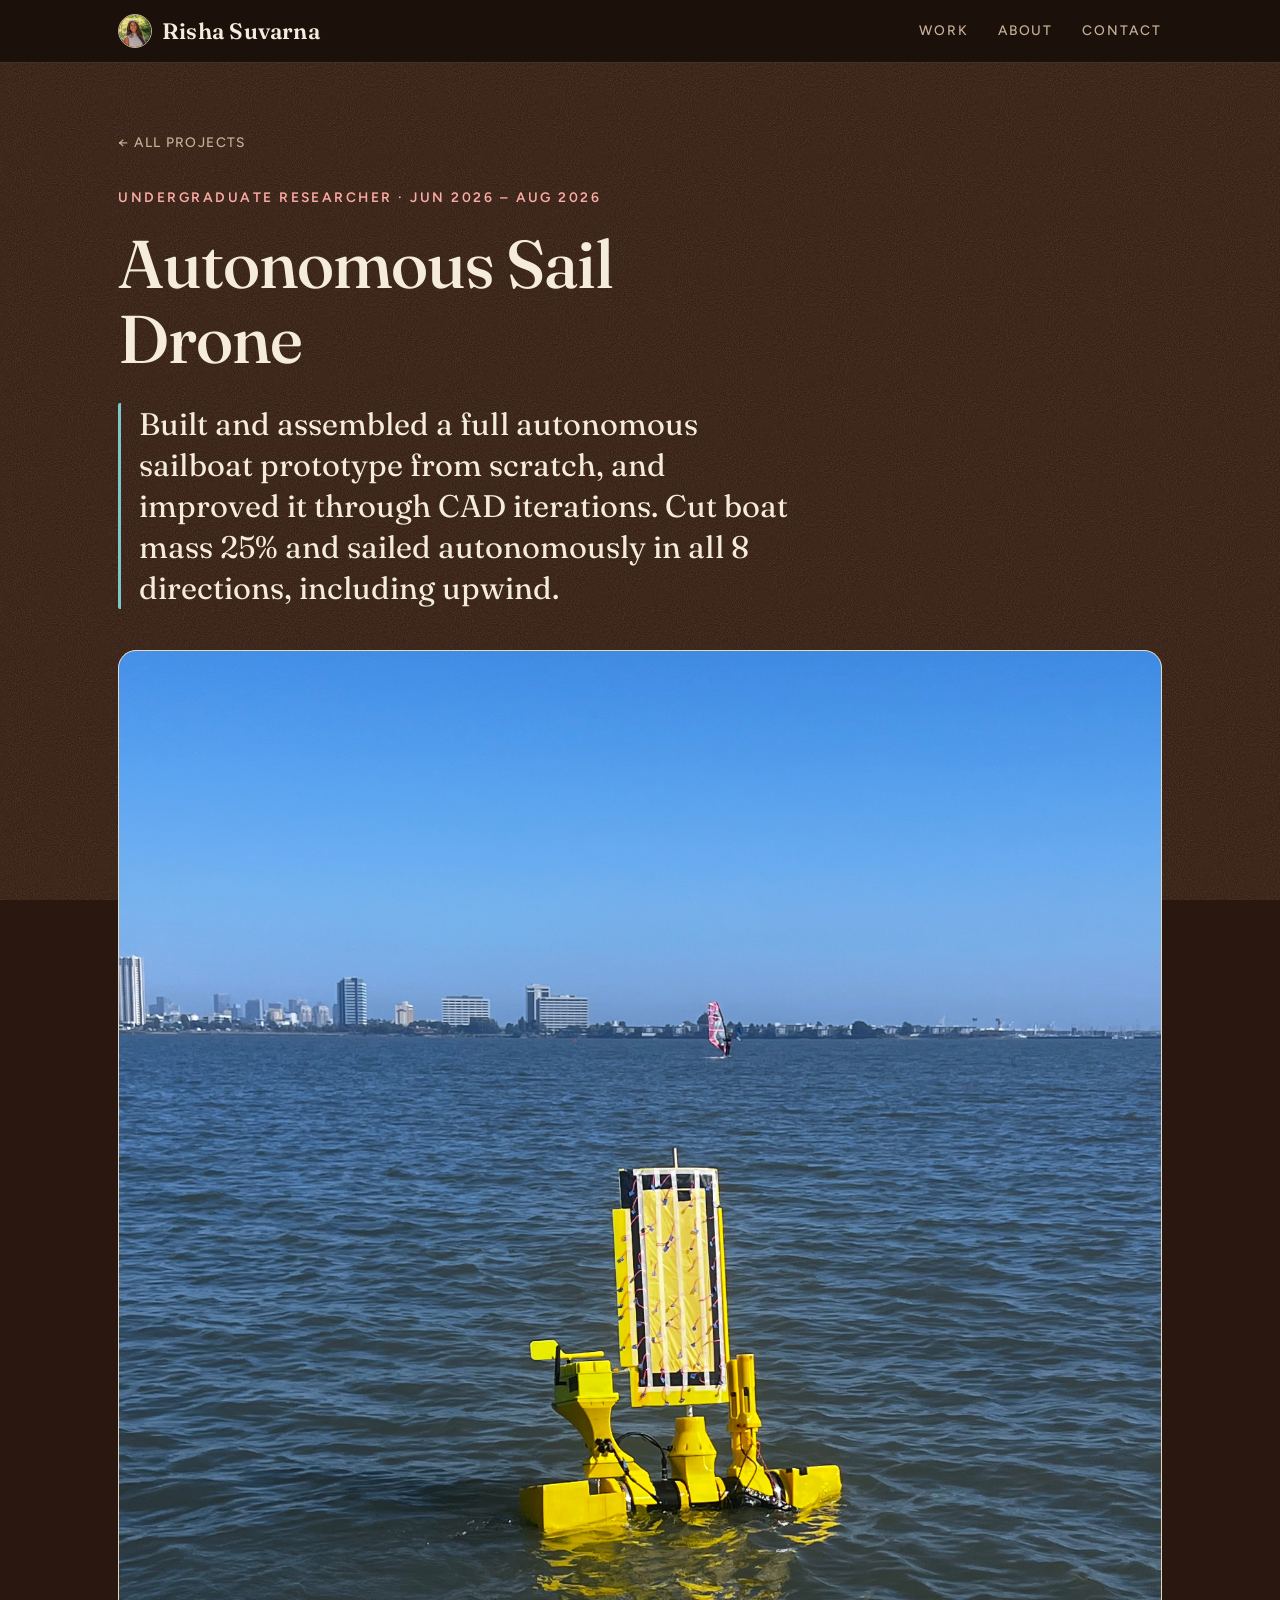
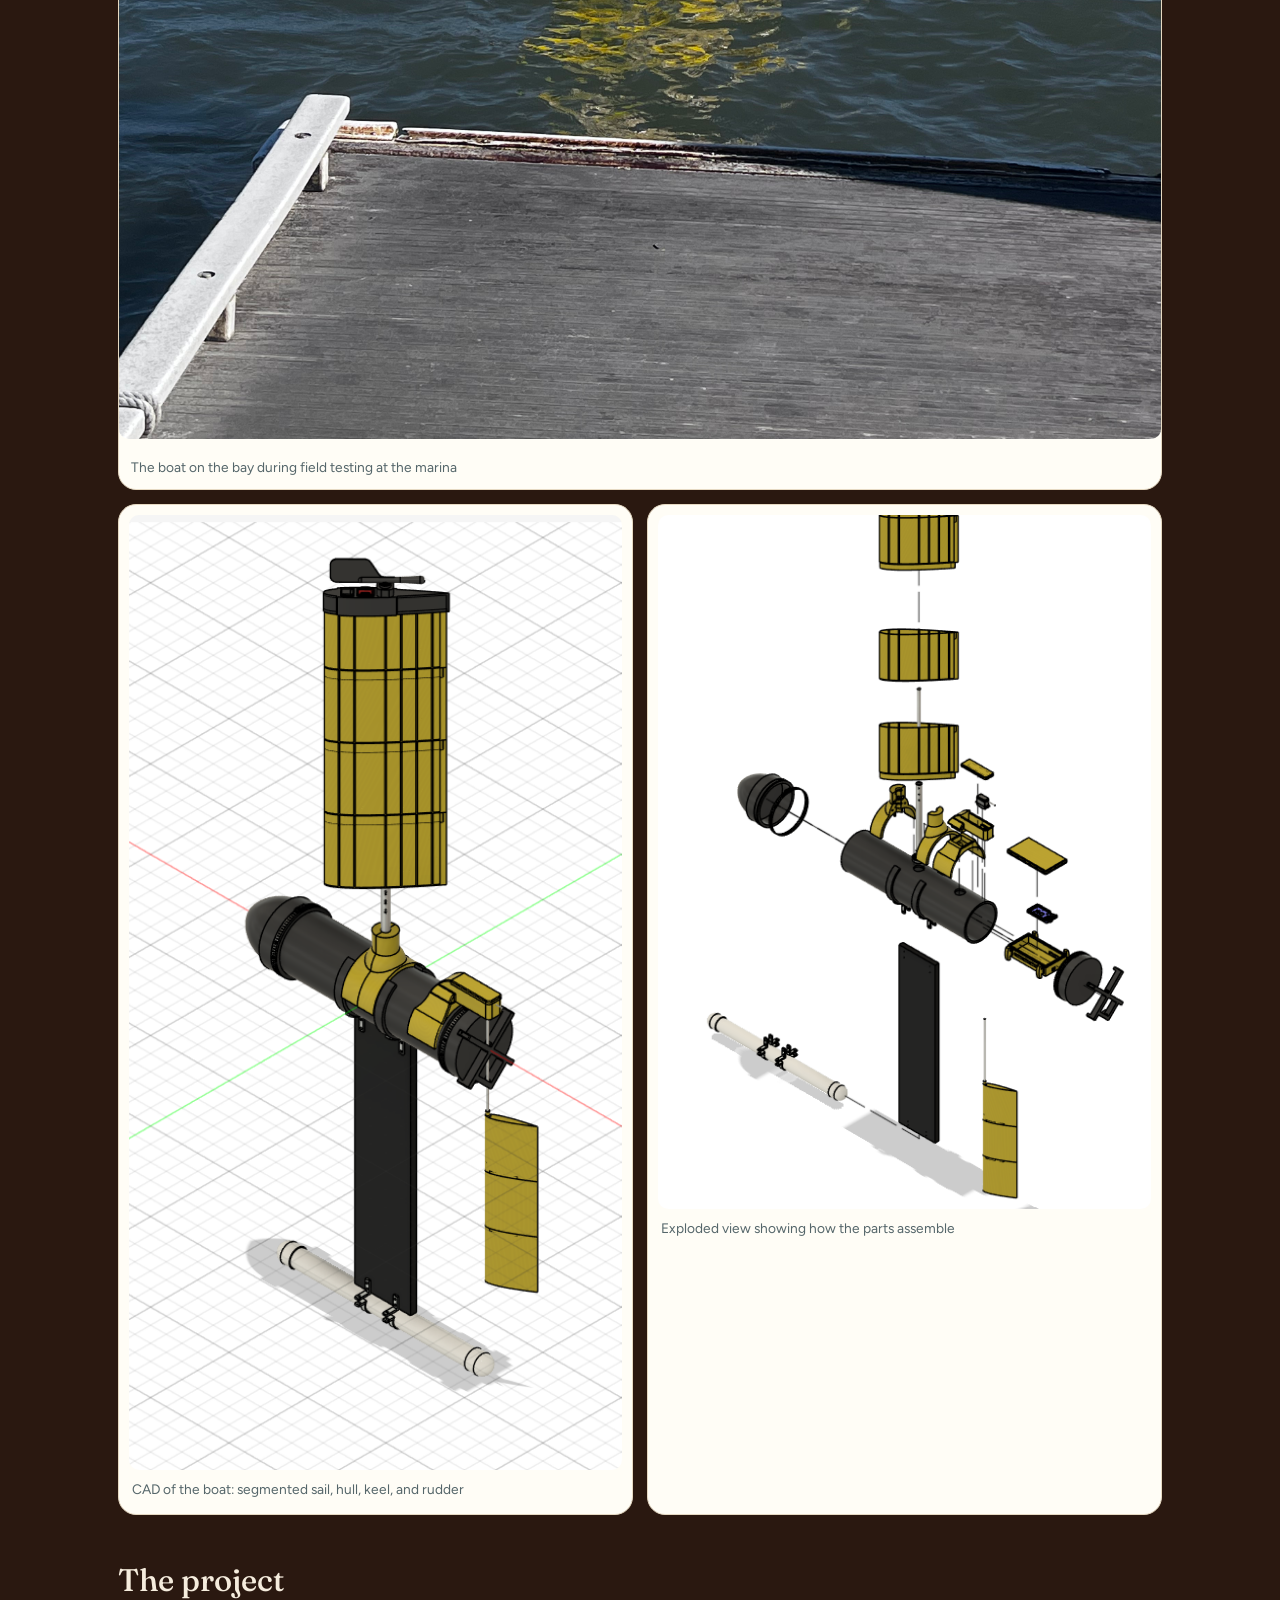
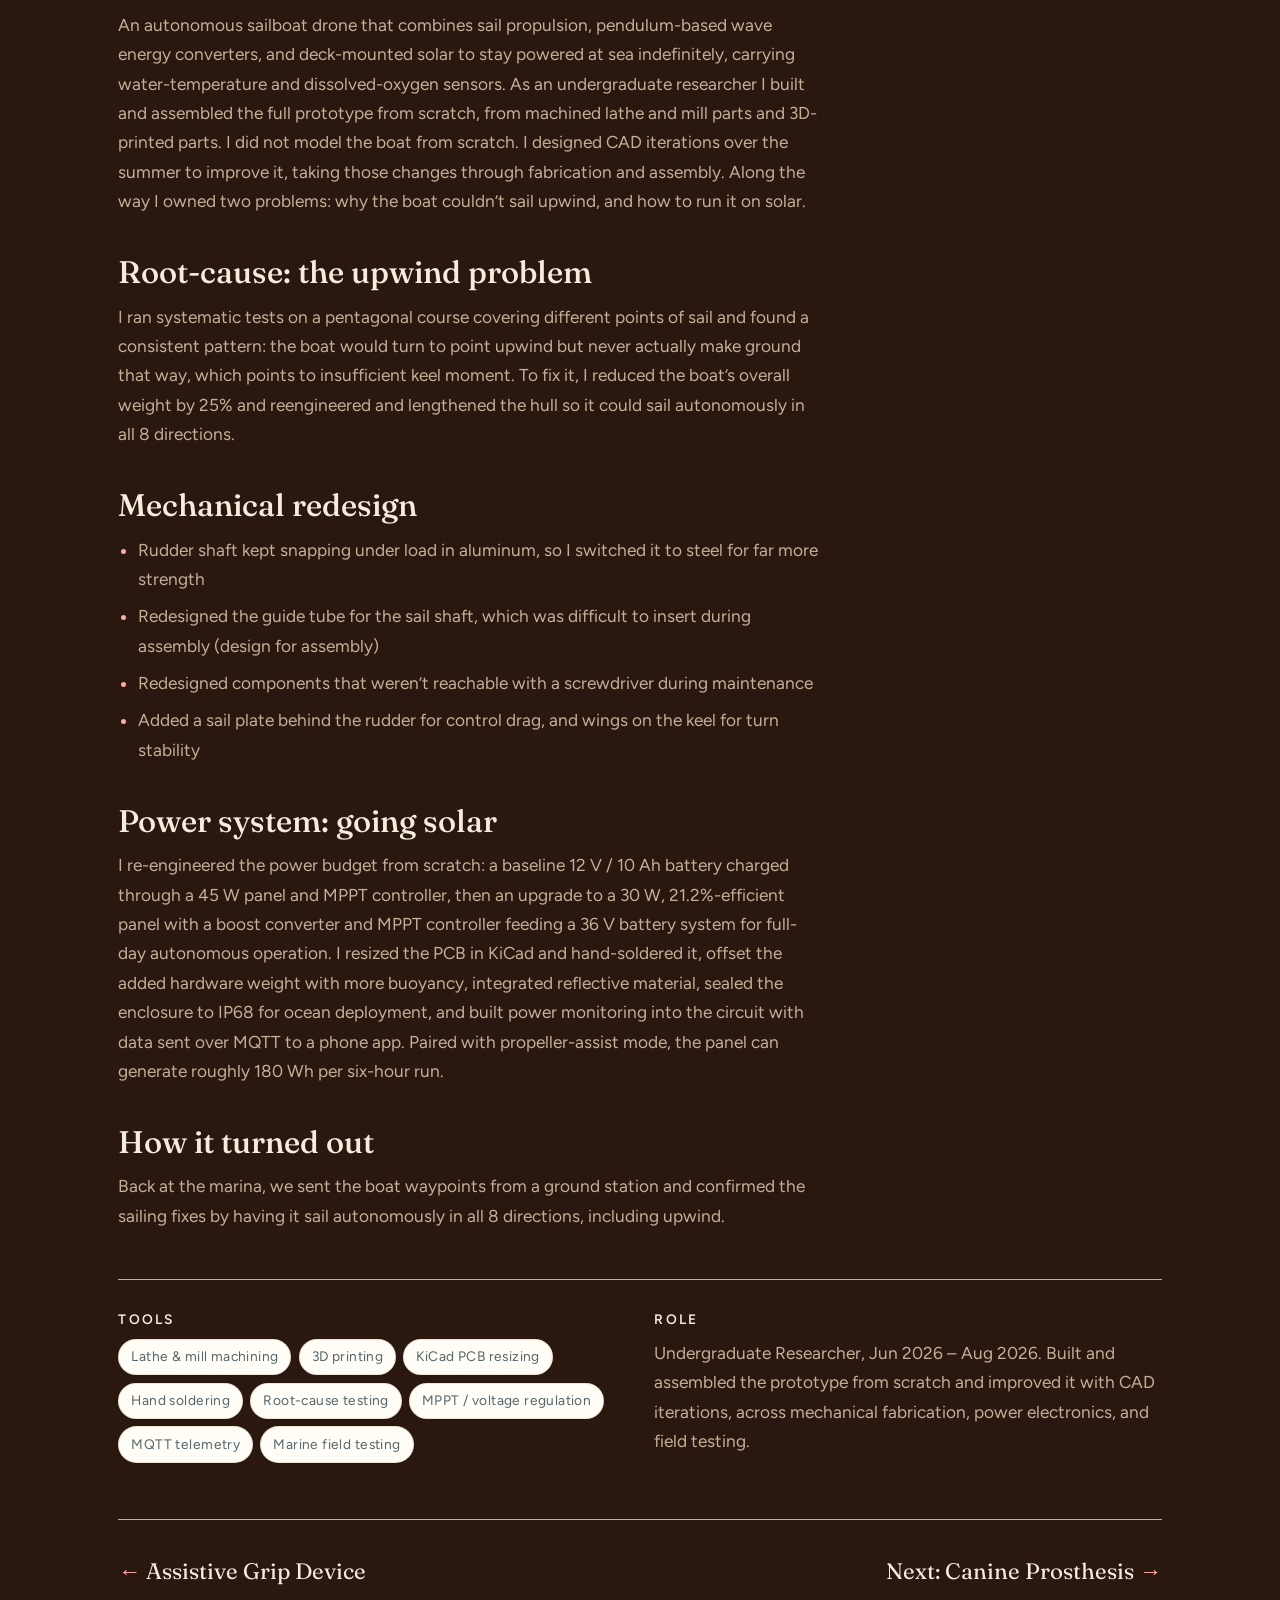
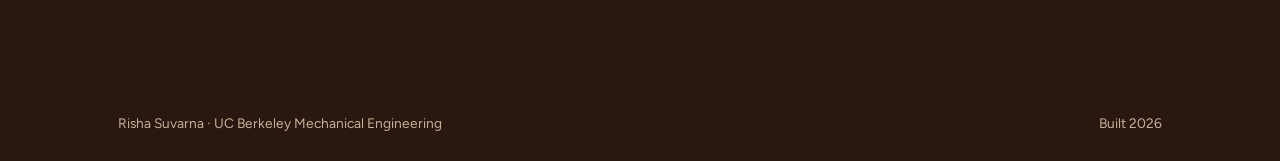
<file: sail-drone.html>
<!DOCTYPE html>
<html lang="en" class="theme-dark">
<head>
<meta charset="UTF-8">
<meta name="viewport" content="width=device-width, initial-scale=1">
<title>Autonomous Sail Drone · Risha Suvarna</title>
<meta name="description" content="Undergraduate research building a solar, wind and wave-powered autonomous sailboat drone prototype for long-duration ocean monitoring.">
<meta name="theme-color" content="#2A1810">
<link rel="icon" href="data:image/svg+xml,%3Csvg xmlns='http://www.w3.org/2000/svg' viewBox='0 0 32 32'%3E%3Crect width='32' height='32' rx='9' fill='%232A1810'/%3E%3Cpath d='M6 21c6 0 4-11 10-11s4 11 10 11' fill='none' stroke='%23EA8913' stroke-width='3' stroke-linecap='round'/%3E%3Ccircle cx='16' cy='10' r='2.4' fill='%23FDABA5'/%3E%3C/svg%3E">
<link rel="preconnect" href="https://fonts.googleapis.com">
<link rel="preconnect" href="https://fonts.gstatic.com" crossorigin>
<link href="https://fonts.googleapis.com/css2?family=Fraunces:ital,opsz,wght@0,9..144,400;0,9..144,500;0,9..144,600;1,9..144,400;1,9..144,500&family=Figtree:wght@400;500;600&display=swap" rel="stylesheet">
<link rel="stylesheet" href="styles.css">
</head>
<body data-accent="skyblue">
<a class="skip" href="#main">Skip to content</a>

<header class="topbar">
  <div class="wrap">
    <a class="brand" href="index.html"><img class="brand__avatar" src="headshot%20risha.jpeg" alt="" width="34" height="34"> Risha Suvarna</a>
    <nav class="nav" aria-label="Primary">
      <a href="index.html#work">Work</a>
      <a href="index.html#about">About</a>
      <a href="index.html#contact">Contact</a>
    </nav>
  </div>
</header>

<main class="detail" id="main" aria-labelledby="d-title">
  <div class="wrap">
    <header class="detail__head">
    <a class="back" href="index.html#work">All projects</a>

    <p class="detail__eyebrow">Undergraduate Researcher &middot; Jun 2026 &ndash; Aug 2026</p>
    <h1 class="detail__title" id="d-title">Autonomous Sail <span class="mark mark--tall">Drone</span></h1>
    <p class="detail__result">Built and assembled a full autonomous sailboat prototype from scratch, and improved it through CAD iterations. Cut boat mass 25% and sailed autonomously in all 8 directions, including upwind.</p>
    </header>

    <div class="detail__media" data-reveal>
      <figure class="shot shot--bleed">
        <img src="TAFLab%20Boat.jpeg" alt="A yellow prototype sail drone floating in San Francisco Bay, viewed from a dock, with the San Francisco skyline and a windsurfer in the background." loading="lazy">
        <figcaption>The boat on the bay during field testing at the marina</figcaption>
      </figure>
      <div class="shot-duo">
        <figure class="shot">
          <img src="tafcad.png" alt="CAD assembly of the sail drone: a tall segmented yellow sail above a black cylindrical hull, with a dark keel plate and a white outrigger float below and a small yellow rudder blade at the stern." loading="lazy">
          <figcaption>CAD of the boat: segmented sail, hull, keel, and rudder</figcaption>
        </figure>
        <figure class="shot">
          <img src="tafcad2.png" alt="Exploded CAD view of the sail drone, separating the sail segments, hull tube, mounting brackets, electronics trays, end caps, keel plate, rudder, and float." loading="lazy">
          <figcaption>Exploded view showing how the parts assemble</figcaption>
        </figure>
      </div>
    </div>

    <div class="prose" data-reveal>
      <h2>The project</h2>
      <p>An autonomous sailboat drone that combines sail propulsion, pendulum-based wave energy converters, and deck-mounted solar to stay powered at sea indefinitely, carrying water-temperature and dissolved-oxygen sensors. As an undergraduate researcher I built and assembled the full prototype from scratch, from machined lathe and mill parts and 3D-printed parts. I did not model the boat from scratch. I designed CAD iterations over the summer to improve it, taking those changes through fabrication and assembly. Along the way I owned two problems: why the boat couldn&rsquo;t sail upwind, and how to run it on solar.</p>

      <h2>Root-cause: the upwind problem</h2>
      <p>I ran systematic tests on a pentagonal course covering different points of sail and found a consistent pattern: the boat would turn to point upwind but never actually make ground that way, which points to insufficient keel moment. To fix it, I reduced the boat&rsquo;s overall weight by 25% and reengineered and lengthened the hull so it could sail autonomously in all 8 directions.</p>

      <h2>Mechanical redesign</h2>
      <ul>
        <li>Rudder shaft kept snapping under load in aluminum, so I switched it to steel for far more strength</li>
        <li>Redesigned the guide tube for the sail shaft, which was difficult to insert during assembly (design for assembly)</li>
        <li>Redesigned components that weren&rsquo;t reachable with a screwdriver during maintenance</li>
        <li>Added a sail plate behind the rudder for control drag, and wings on the keel for turn stability</li>
      </ul>

      <h2>Power system: going solar</h2>
      <p>I re-engineered the power budget from scratch: a baseline 12&nbsp;V / 10&nbsp;Ah battery charged through a 45&nbsp;W panel and MPPT controller, then an upgrade to a 30&nbsp;W, 21.2%-efficient panel with a boost converter and MPPT controller feeding a 36&nbsp;V battery system for full-day autonomous operation. I resized the PCB in KiCad and hand-soldered it, offset the added hardware weight with more buoyancy, integrated reflective material, sealed the enclosure to IP68 for ocean deployment, and built power monitoring into the circuit with data sent over MQTT to a phone app. Paired with propeller-assist mode, the panel can generate roughly 180&nbsp;Wh per six-hour run.</p>

      <h2>How it turned out</h2>
      <p>Back at the marina, we sent the boat waypoints from a ground station and confirmed the sailing fixes by having it sail autonomously in all 8 directions, including upwind.</p>
    </div>

    <div class="detail__meta">
      <div>
        <h3>Tools</h3>
        <ul class="pills">
          <li class="pill">Lathe &amp; mill machining</li><li class="pill">3D printing</li><li class="pill">KiCad PCB resizing</li><li class="pill">Hand soldering</li><li class="pill">Root-cause testing</li><li class="pill">MPPT / voltage regulation</li><li class="pill">MQTT telemetry</li><li class="pill">Marine field testing</li>
        </ul>
      </div>
      <div>
        <h3>Role</h3>
        <p>Undergraduate Researcher, Jun 2026 &ndash; Aug 2026. Built and assembled the prototype from scratch and improved it with CAD iterations, across mechanical fabrication, power electronics, and field testing.</p>
      </div>
    </div>

    <nav class="pagenav" aria-label="Projects">
      <a class="pagenav__prev" href="grip-gadget.html">Assistive Grip Device</a>
      <a class="pagenav__next" href="canine-prosthesis.html">Next: <span class="mark" style="--accent:var(--blossom)">Canine Prosthesis</span></a>
    </nav>
  </div>
</main>

<footer class="foot">
  <div class="wrap">
    <span>Risha Suvarna &middot; UC Berkeley Mechanical Engineering</span>
    <span>Built 2026</span>
  </div>
</footer>

<script src="app.js"></script>
</body>
</html>
</file>
<file: styles.css>
/* =====================================================================
   Risha Suvarna — portfolio (shared styles)
   Direction: colourful project blocks + white cards floating on a dark
   brown ground. Type: Fraunces (soft optical serif) display + Figtree body.
     --paper       #2A1810  dark brown page background
     --paper-2     #FFFDF6  white card / glass-panel surface (unchanged)
     --ink         #092F33  dark text, used ON light surfaces (cards/glass)
     --ink-light   #F5ECDD  light "pop" text, used directly on --paper
   ===================================================================== */

:root{
  --paper:#2A1810;
  --paper-2:#FFFDF6;
  --ink:#092F33;
  --ink-soft:#55666A;
  --ink-light:#F5ECDD;
  --ink-soft-light:#C7AF97;
  --line:#E6D9C2;

  --sand:#E4CBA9;
  --skyblue:#7FC7CC;
  --deepsea:#092F33;
  --moss:#4B5B34;
  --terracotta:#AF5031;
  --blossom:#FDABA5;
  --wine:#980204;
  --sunshine:#EA8913;

  --link:#980204;
  --accent:var(--terracotta);
  --on-accent:var(--ink);

  --radius-lg:26px;
  --radius-md:18px;
  --radius-sm:12px;
  --shadow:0 22px 45px -24px rgba(9,47,51,.34);
  --shadow-soft:0 10px 30px -18px rgba(9,47,51,.28);

  /* rustic paper / canvas grain, baked into surface backgrounds so text stays crisp.
     feComponentTransfer compresses the noise toward light greys so the multiply/
     soft-light blends read as paper tooth, not static. */
  --grain:url("data:image/svg+xml,%3Csvg%20xmlns='http://www.w3.org/2000/svg'%20width='240'%20height='240'%3E%3Cfilter%20id='g'%3E%3CfeTurbulence%20type='fractalNoise'%20baseFrequency='0.9'%20numOctaves='2'%20stitchTiles='stitch'/%3E%3CfeColorMatrix%20type='saturate'%20values='0'/%3E%3CfeComponentTransfer%3E%3CfeFuncR%20type='linear'%20slope='0.45'%20intercept='0.42'/%3E%3CfeFuncG%20type='linear'%20slope='0.45'%20intercept='0.42'/%3E%3CfeFuncB%20type='linear'%20slope='0.45'%20intercept='0.42'/%3E%3C/feComponentTransfer%3E%3C/filter%3E%3Crect%20width='100%25'%20height='100%25'%20filter='url(%23g)'/%3E%3C/svg%3E");

  --font-display:'Fraunces',Georgia,'Times New Roman',serif;
  --font-body:'Figtree',system-ui,-apple-system,'Segoe UI',sans-serif;

  --step--1:clamp(.8rem,.77rem + .12vw,.86rem);
  --step-0:clamp(1rem,.96rem + .2vw,1.08rem);
  --step-1:clamp(1.15rem,1.05rem + .5vw,1.4rem);
  --step-2:clamp(1.4rem,1.2rem + 1vw,1.95rem);
  --step-3:clamp(1.9rem,1.5rem + 1.9vw,2.9rem);
  --step-4:clamp(2.15rem,1.5rem + 3.4vw,4.6rem);

  --wrap:1120px;
}

*,*::before,*::after{box-sizing:border-box}
html{-webkit-text-size-adjust:100%;scroll-behavior:smooth}
html{background:var(--bg)}
body{
  margin:0;color:var(--ink);background:transparent;
  font-family:var(--font-body);font-size:var(--step-0);line-height:1.7;
  font-weight:400;-webkit-font-smoothing:antialiased;
}
/* solid dark brown page ground, fixed, with a whisper of grain so it reads
   as canvas/leather rather than a flat fill. */
body::before{
  content:"";
  position:fixed;inset:0;
  z-index:-1;pointer-events:none;
  background-color:var(--bg);
  background-image:var(--grain);
  background-size:220px 220px;
  background-blend-mode:soft-light;
}
img{max-width:100%;display:block;height:auto}
h1,h2,h3{font-family:var(--font-display);font-weight:500;font-optical-sizing:auto;line-height:1.12;margin:0}
p{margin:0}
a{color:var(--link);text-decoration-thickness:1px;text-underline-offset:3px}
a:hover{text-decoration-color:var(--accent-fg)}
:focus-visible{outline:2.5px solid var(--fg);outline-offset:3px;border-radius:4px}

.skip{position:absolute;left:-999px;top:.5rem;z-index:100;background:var(--ink);color:var(--paper-2);
  padding:.6rem 1rem;border-radius:999px;font-weight:500;font-size:var(--step--1)}
.skip:focus{left:.75rem}

.wrap{max-width:var(--wrap);margin-inline:auto;padding-inline:clamp(1.15rem,4vw,2.4rem)}

/* .mark: highlighter strokes removed — now an inert span */
.mark{white-space:normal}
.mark::before,.mark--tall::before{content:none;display:none}

/* ---------- header ---------- */
.topbar{
  position:sticky;top:0;z-index:20;background:var(--nav-bg);
  -webkit-backdrop-filter:blur(10px);backdrop-filter:blur(10px);border-bottom:1px solid var(--nav-line);
}
.topbar .wrap{display:flex;align-items:center;justify-content:space-between;gap:1rem;padding-block:.75rem}
.brand{display:inline-flex;align-items:center;gap:.6rem;font-family:var(--font-display);font-weight:600;font-size:var(--step-1);color:var(--fg);text-decoration:none;letter-spacing:.01em}
.brand:hover{text-decoration:none}
.brand__avatar{width:34px;height:34px;border-radius:50%;object-fit:cover;object-position:50% 25%;border:1px solid var(--fg-soft);display:block}
.nav{display:flex;gap:clamp(.8rem,3vw,1.8rem)}
.nav a{color:var(--fg-soft);text-decoration:none;font-size:var(--step--1);letter-spacing:.14em;text-transform:uppercase;font-weight:500}
.nav a:hover{color:var(--fg)}

/* ---------- hero (home) ---------- */
.hero{position:relative;overflow:hidden;padding-block:clamp(2.8rem,7vw,5.5rem) clamp(3rem,7vw,5.5rem)}

/* name / eyebrow / degree: standalone on the dark ground, no panel —
   light/bright colours so they pop off --paper */
.hero__eyebrow{font-style:italic;font-family:var(--font-display);color:var(--accent-fg);font-size:var(--step-1);margin-bottom:.6rem}
.hero__name{
  font-size:clamp(2.3rem,10.5vw,3.6rem);line-height:1.05;letter-spacing:.04em;text-transform:uppercase;font-weight:500;
  color:var(--fg);margin-left:-.04em;
}
@media(min-width:820px){.hero__name{font-size:clamp(3rem,5.6vw,4.6rem);white-space:nowrap}}
.hero__degree{
  margin-top:.5rem;font-family:var(--font-display);font-weight:600;
  font-size:var(--step-1);color:var(--accent2-fg);letter-spacing:.01em;
}

/* intro description, paired with the headshot */
.hero__row{
  margin-top:clamp(1.6rem,3.5vw,2.2rem);
  display:grid;gap:clamp(1.6rem,4vw,2.8rem);align-items:center;
}
@media(min-width:820px){.hero__row{grid-template-columns:1fr auto;align-items:end}}
.hero__lede{font-size:var(--step-1);color:var(--fg-soft);line-height:1.6;max-width:38ch}

/* headshot: a proper portrait crop, sized to its own content (not stretched
   to match the lede's height) */
.hero__portrait{position:relative;margin:0;justify-self:center;width:min(320px,78vw)}
.hero__portrait img{
  display:block;width:100%;aspect-ratio:1/1;object-fit:cover;object-position:50% 25%;
  border-radius:50%;
  border:1px solid var(--line);box-shadow:var(--shadow);background:var(--paper-2);
}
@media(min-width:820px){.hero__portrait{justify-self:end}}

/* skills: plain labels, no chip background — separated by a small accent dot */
.hero__meta{
  margin:1.2rem 0 0;padding:0;list-style:none;
  display:flex;flex-wrap:wrap;row-gap:.4rem;
  font-size:var(--step--1);letter-spacing:.08em;text-transform:uppercase;
  color:var(--fg-soft);
}
.hero__meta li:not(:last-child)::after{content:"\00b7";margin:0 .65em;color:var(--accent2-fg)}

.hero__contact-text a{white-space:nowrap}
@media(max-width:600px){
  .hero__meta{flex-direction:column}
  .hero__meta li:not(:last-child)::after{content:none}
  .hero__contact-text{display:flex;flex-direction:column;gap:.35rem}
  .hero__contact-text span{display:none}
  .brand{white-space:nowrap;font-size:1rem;gap:.5rem}
  .nav{gap:.75rem}
  .nav a{letter-spacing:.08em}
}

.pill{
  display:inline-block;font-size:var(--step--1);letter-spacing:.06em;
  padding:.4rem .85rem;border-radius:999px;background:rgba(255,253,246,.74);
  -webkit-backdrop-filter:blur(3px);backdrop-filter:blur(3px);
  border:1px solid rgba(230,217,200,.7);color:var(--ink-soft);
}

/* ---------- section scaffolding ---------- */
.section{padding-block:clamp(3rem,8vw,6rem)}
.section-title{font-size:clamp(1.6rem,1.3rem + 1.3vw,2.3rem);letter-spacing:.05em;text-transform:uppercase;margin-bottom:clamp(1.4rem,3vw,2.2rem);color:var(--fg)}
/* "Selected work" sits directly on top of the first colour block */
.section--work{padding-block:clamp(1.6rem,4vw,3rem) 0}
.work-title{margin-bottom:clamp(1.6rem,3.5vw,2.4rem)}

/* ---------- work grid: full-bleed colour band, white cards floating on it ---------- */
.grid{
  list-style:none;margin:0;padding:0;
  display:grid;gap:0;
  width:100%;
}
@media(min-width:640px){.grid{grid-template-columns:1fr 1fr}}
.grid > li{
  display:flex;
  justify-content:center;
  background-color:color-mix(in srgb,var(--accent) 87%,#2A1810);
  background-image:var(--grain);
  background-size:180px 180px;
  background-blend-mode:soft-light;
  padding:clamp(1.5rem,4.5vw,3.4rem) clamp(1rem,2vw,1.6rem);
}
.grid > li.featured-cell{grid-column:1 / -1}

.card{
  display:flex;flex-direction:column;width:100%;max-width:400px;
  background-color:var(--paper-2);
  background-image:var(--grain);
  background-size:170px 170px;
  background-blend-mode:multiply;
  border:0;
  border-radius:var(--radius-md);overflow:hidden;text-decoration:none;color:var(--ink);
  box-shadow:0 6px 16px -12px rgba(9,47,51,.45);
  transition:transform .3s cubic-bezier(.2,.7,.3,1),box-shadow .3s ease;
}
.card:hover,.card:focus-visible{transform:translateY(-5px);box-shadow:0 16px 28px -16px rgba(9,47,51,.5);text-decoration:none}
.card__img{display:block;aspect-ratio:16/11;background:color-mix(in srgb,var(--accent) 26%,var(--paper-2));overflow:hidden;position:relative}
.card__img img{width:100%;height:100%;object-fit:cover}
.card__img--empty{display:grid;place-content:center;text-align:center;padding:1.5rem}
.card__img--empty span{font-family:var(--font-display);font-style:italic;color:var(--ink);font-size:var(--step-1);opacity:.75}
.card__body{display:flex;flex-direction:column;flex:1;padding:clamp(1.1rem,2.6vw,1.5rem)}
.card__result{display:block;color:var(--ink-soft);line-height:1.55}
.card__body h3{font-size:var(--step-2);margin-bottom:.55rem}
.card__more{display:inline-block;margin-top:auto;padding-top:1rem;color:var(--link);font-weight:500}
.card__more::after{content:" \2192";transition:margin-left .25s ease}
.card:hover .card__more::after{margin-left:.25rem}

/* featured card: same full-bleed colour block, but a somewhat larger card
   than the rest so it still reads as the hero */
@media(min-width:640px){
  .featured-cell .card{max-width:760px}
  .featured-cell .card__img{aspect-ratio:5/2}
  .card--featured .card__body{max-width:560px;margin-inline:auto;width:100%}
  .card--featured .card__body h3{font-size:var(--step-3)}
}

/* accent map — --accent fills the block, --on-accent is text that sits on it */
[data-accent="terracotta"]{--accent:var(--terracotta);--on-accent:#FFFFFF}
[data-accent="moss"]      {--accent:var(--moss);      --on-accent:#FFFFFF}
[data-accent="blossom"]   {--accent:var(--blossom);   --on-accent:var(--ink)}
[data-accent="skyblue"]   {--accent:var(--skyblue);   --on-accent:var(--ink)}
[data-accent="sunshine"]  {--accent:var(--sunshine);  --on-accent:var(--ink)}

/* ---------- about (personal note) ---------- */
.about__text{max-width:54ch;font-size:var(--step-1);color:var(--fg-soft);line-height:1.6}

/* ---------- contact ---------- */
.hero__contact{margin-top:1.2rem}
.contact__links{display:flex;flex-wrap:wrap;gap:.8rem}
.hero__contact-text{margin-top:.9rem;font-size:var(--step--1);color:var(--fg-soft);letter-spacing:.02em}
.hero__contact-text a{color:var(--fg);text-underline-offset:3px}
.hero__contact-text span{margin:0 .5em;color:var(--accent2-fg)}
.btn{
  display:inline-block;padding:.8rem 1.4rem;border-radius:999px;font-weight:500;text-decoration:none;
  background:var(--skyblue);color:var(--ink);border:1px solid var(--skyblue);
}
.btn:hover{background:transparent;color:var(--fg);border-color:var(--fg);text-decoration:none}
.btn--ghost{background:transparent;color:var(--fg);border-color:var(--fg-line)}
.btn--ghost:hover{background:var(--fg);color:var(--bg);border-color:var(--fg)}

/* ---------- project page (no panel — text sits on the dark ground) ---------- */
.detail{padding-block:clamp(2.4rem,6vw,4rem) clamp(3.5rem,9vw,6rem);position:relative}
.detail > .wrap{position:relative;color:var(--fg-soft)}
.back{
  display:inline-block;margin-bottom:2rem;color:var(--fg-soft);text-decoration:none;
  font-size:var(--step--1);letter-spacing:.1em;text-transform:uppercase;font-weight:500;
}
.back::before{content:"\2190  "}
.back:hover{color:var(--fg);text-decoration:none}
.detail__eyebrow{font-family:var(--font-display);font-style:italic;color:var(--accent-fg);font-size:var(--step-1);margin-bottom:.8rem}
.detail__title{font-size:var(--step-4);max-width:16ch;letter-spacing:-.015em;color:var(--fg)}
.detail__result{
  margin-top:1.6rem;font-family:var(--font-display);font-size:var(--step-2);line-height:1.32;
  color:var(--fg);max-width:34ch;padding-left:1.1rem;border-left:5px solid var(--accent);border-radius:2px;
}
.detail__chip{
  display:inline-block;margin-top:1.2rem;font-size:var(--step--1);letter-spacing:.1em;text-transform:uppercase;
  font-weight:600;color:var(--on-accent);background:var(--accent);padding:.3rem .8rem;border-radius:999px;
}

.detail__media{margin-top:2.6rem;display:grid;gap:14px}
.detail__media--pair{grid-template-columns:1fr}
@media(min-width:680px){.detail__media--pair{grid-template-columns:1fr 1fr}}
.shot{background-color:var(--paper-2);background-image:var(--grain);background-size:200px 200px;background-blend-mode:multiply;border:1px solid var(--line);border-radius:var(--radius-md);padding:10px;box-shadow:var(--shadow-soft)}
.shot img{border-radius:10px;width:100%}
.shot--bleed{padding:0;overflow:hidden}
.shot figcaption{font-size:var(--step--1);color:var(--ink-soft);margin-top:8px;padding:0 3px 3px}
.shot--bleed figcaption{padding:9px 12px}
.prose a,.detail__meta a{color:var(--link-fg)}
.shot{margin:0}
.shot-row{display:grid;gap:14px;margin-top:14px}
@media(min-width:680px){.shot-row{grid-template-columns:repeat(3,1fr)}}
/* shot-split: one full-height image beside a stack of two that together
   match its height (each half cropped to fill via object-fit:cover) */
.shot-duo{display:grid;gap:14px}
@media(min-width:680px){.shot-duo{grid-template-columns:1fr 1fr}}
.shot-split{display:grid;gap:14px}
@media(min-width:680px){.shot-split{grid-template-columns:1fr 1fr;align-items:stretch}}
.shot-stack{display:grid;gap:14px}
@media(min-width:680px){
  .shot-stack{grid-template-rows:1fr 1fr}
  .shot-stack .shot{display:flex;flex-direction:column}
  .shot-stack .shot img{flex:1;min-height:0;object-fit:cover}
}
.media-empty{
  margin-top:2.6rem;border-radius:var(--radius-md);padding:clamp(2.4rem,7vw,4rem);text-align:center;
  background:color-mix(in srgb,var(--accent) 22%,var(--paper-2));border:1px dashed color-mix(in srgb,var(--accent) 60%,var(--ink));
}
.media-empty b{display:block;font-family:var(--font-display);font-style:italic;font-weight:500;font-size:var(--step-1);margin-bottom:.3rem;color:var(--ink)}
.media-empty span{color:var(--ink-soft);font-size:var(--step--1)}

.prose{margin-top:3rem;max-width:64ch;color:var(--fg-soft)}
.prose h2{font-size:var(--step-2);margin:2.4rem 0 .8rem;color:var(--fg)}
.prose h2:first-child{margin-top:0}
.prose p + p{margin-top:1rem}
.prose ul{margin:.8rem 0 0;padding-left:1.2rem}
.prose li{margin-bottom:.5rem}
.prose li::marker{color:var(--accent-fg)}
.lead-list{list-style:none;padding:0;margin:1.2rem 0 0;display:grid;gap:1px;background:var(--line);border:1px solid var(--line);border-radius:var(--radius-md);overflow:hidden}
.lead-list div{background:var(--paper-2);padding:1.1rem 1.2rem;color:var(--ink)}
.lead-list dt{font-family:var(--font-display);font-style:italic;color:var(--link);font-size:var(--step-0)}
.lead-list dd{margin:.3rem 0 0}

.draft-note{
  margin-top:1.6rem;font-size:var(--step--1);line-height:1.6;color:var(--ink);
  background:color-mix(in srgb,var(--terracotta) 12%,var(--paper-2));
  border:1px dashed color-mix(in srgb,var(--terracotta) 42%,var(--ink));
  border-radius:var(--radius-sm);padding:.9rem 1.1rem;
}
.draft-note b{font-style:normal}

.detail__meta{margin-top:3rem;display:grid;gap:1.8rem;padding-top:2rem;border-top:1px solid var(--fg-soft)}
@media(min-width:680px){.detail__meta{grid-template-columns:1fr 1fr}}
.detail__meta h3{font-family:var(--font-display);font-style:italic;font-size:var(--step-1);margin-bottom:.7rem;color:var(--fg)}
.pills{list-style:none;margin:0;padding:0;display:flex;flex-wrap:wrap;gap:.45rem}

/* prev / next between project pages */
.pagenav{
  margin-top:3.5rem;padding-top:2rem;border-top:1px solid var(--fg-soft);
  display:flex;flex-wrap:wrap;gap:1rem 1.5rem;justify-content:space-between;align-items:baseline;
}
.pagenav a{font-family:var(--font-display);font-size:var(--step-1);color:var(--fg);text-decoration:none}
.pagenav a:hover{text-decoration:none}
.pagenav a:hover .mark::before{opacity:.78}
.pagenav__prev::before{content:"\2190  ";color:var(--accent-fg)}
.pagenav__next{margin-left:auto;text-align:right}
.pagenav__next::after{content:"  \2192";color:var(--accent-fg)}

/* ---------- footer ---------- */
.foot{padding-block:1.6rem;color:var(--fg-soft);font-size:var(--step--1)}
.foot .wrap{display:flex;flex-wrap:wrap;gap:.5rem 1.4rem;justify-content:space-between}

/* ---------- refinement: quieter, more professional finish (same colours) ---------- */
.hero__eyebrow,.detail__eyebrow{
  font-family:var(--font-body);font-style:normal;font-weight:600;
  font-size:var(--step--1);letter-spacing:.18em;text-transform:uppercase;margin-bottom:1rem;
}
.hero__degree{font-weight:500;letter-spacing:.04em}
.detail__meta h3{
  font-family:var(--font-body);font-style:normal;font-weight:600;
  font-size:var(--step--1);letter-spacing:.16em;text-transform:uppercase;
}
.lead-list dt{font-style:normal;font-weight:600}
.grid > li,.card,.shot{background-image:none}
.card{box-shadow:0 2px 10px -6px rgba(9,47,51,.4)}
@media(hover:hover){.card:hover{transform:translateY(-3px);box-shadow:0 12px 24px -14px rgba(9,47,51,.55);text-decoration:none}}
.card:focus-visible{outline:none;transform:translateY(-3px);text-decoration:none;box-shadow:0 0 0 3px var(--ink),0 0 0 6px var(--paper-2)}
.shot{box-shadow:none}
.hero__portrait img{box-shadow:0 12px 30px -20px rgba(0,0,0,.6)}
.btn{padding:.75rem 1.5rem;letter-spacing:.02em}
.pill{
  background:var(--paper-2);
  -webkit-backdrop-filter:none;backdrop-filter:none;
  letter-spacing:.03em;padding:.35rem .75rem;
}
.detail__result{border-left-width:3px}
body.js [data-reveal]{transform:translateY(10px)}

/* ---------- theme: light at the top, dark once the header scrolls away ---------- */
:root{
  --t:.5s ease;
  --bg:#FAF3E4;--fg:#2A1810;--fg-soft:#6B4F3D;--fg-line:rgba(42,24,16,.45);
  --accent-fg:#AF5031;--accent2-fg:#AF5031;--link-fg:#980204;
  --nav-bg:rgba(250,243,228,.94);--nav-line:rgba(42,24,16,.14);
}
html.theme-dark{
  --bg:#2A1810;--fg:#F5ECDD;--fg-soft:#C7AF97;--fg-line:rgba(245,236,221,.5);
  --accent-fg:#FDABA5;--accent2-fg:#7FC7CC;--link-fg:#EA8913;
  --nav-bg:rgba(23,14,9,.88);--nav-line:rgba(199,175,151,.22);
}
html,body::before,body *,body *::before,body *::after{
  transition:color var(--t),background-color var(--t),border-color var(--t),text-decoration-color var(--t);
}
.theme-init,.theme-init body::before,.theme-init body *,.theme-init body *::before,.theme-init body *::after{transition:none!important}

/* thin scroll-progress line under the nav */
.topbar::after{
  content:"";position:absolute;left:0;right:0;bottom:-1px;height:2px;
  background:var(--accent2-fg);transform:scaleX(var(--p,0));transform-origin:0 50%;
  transition:background-color var(--t);pointer-events:none;
}

/* ---------- reveal (progressive enhancement — only hides once JS runs) ---------- */
body.js [data-reveal]{opacity:0;transform:translateY(16px);transition:opacity .6s ease,transform .6s ease,color var(--t),background-color var(--t),border-color var(--t)}
body.js [data-reveal].in{opacity:1;transform:none}

@media(prefers-reduced-motion:reduce){
  html{scroll-behavior:auto}
  *,*::before,*::after{animation-duration:.001ms!important;transition-duration:.001ms!important}
  body.js [data-reveal]{opacity:1;transform:none}
}

/* force a solid, opaque, high-contrast light page where crisp flat colour
   matters more — everything below is normally bare on the dark ground */
@media(prefers-contrast:more),print{
  :root,html.theme-dark{
    --bg:#FFFFFF;--fg:#2A1810;--fg-soft:#3F2E23;--fg-line:#2A1810;
    --accent-fg:#8A3F25;--accent2-fg:#8A3F25;--link-fg:#980204;
    --nav-bg:#FFFFFF;--nav-line:#E6D9C2;
  }
  body::before{display:none}
  .topbar{backdrop-filter:none;-webkit-backdrop-filter:none}
  .topbar::after{display:none}
  .grid > li{background-color:var(--accent);background-image:none}
  .card,.shot{background-image:none}
  .pill,.btn--ghost{backdrop-filter:none;-webkit-backdrop-filter:none}
  .btn{background:var(--ink);color:var(--paper-2);border-color:var(--ink)}
  .btn--ghost{background:transparent;color:var(--ink)}
}
</file>
